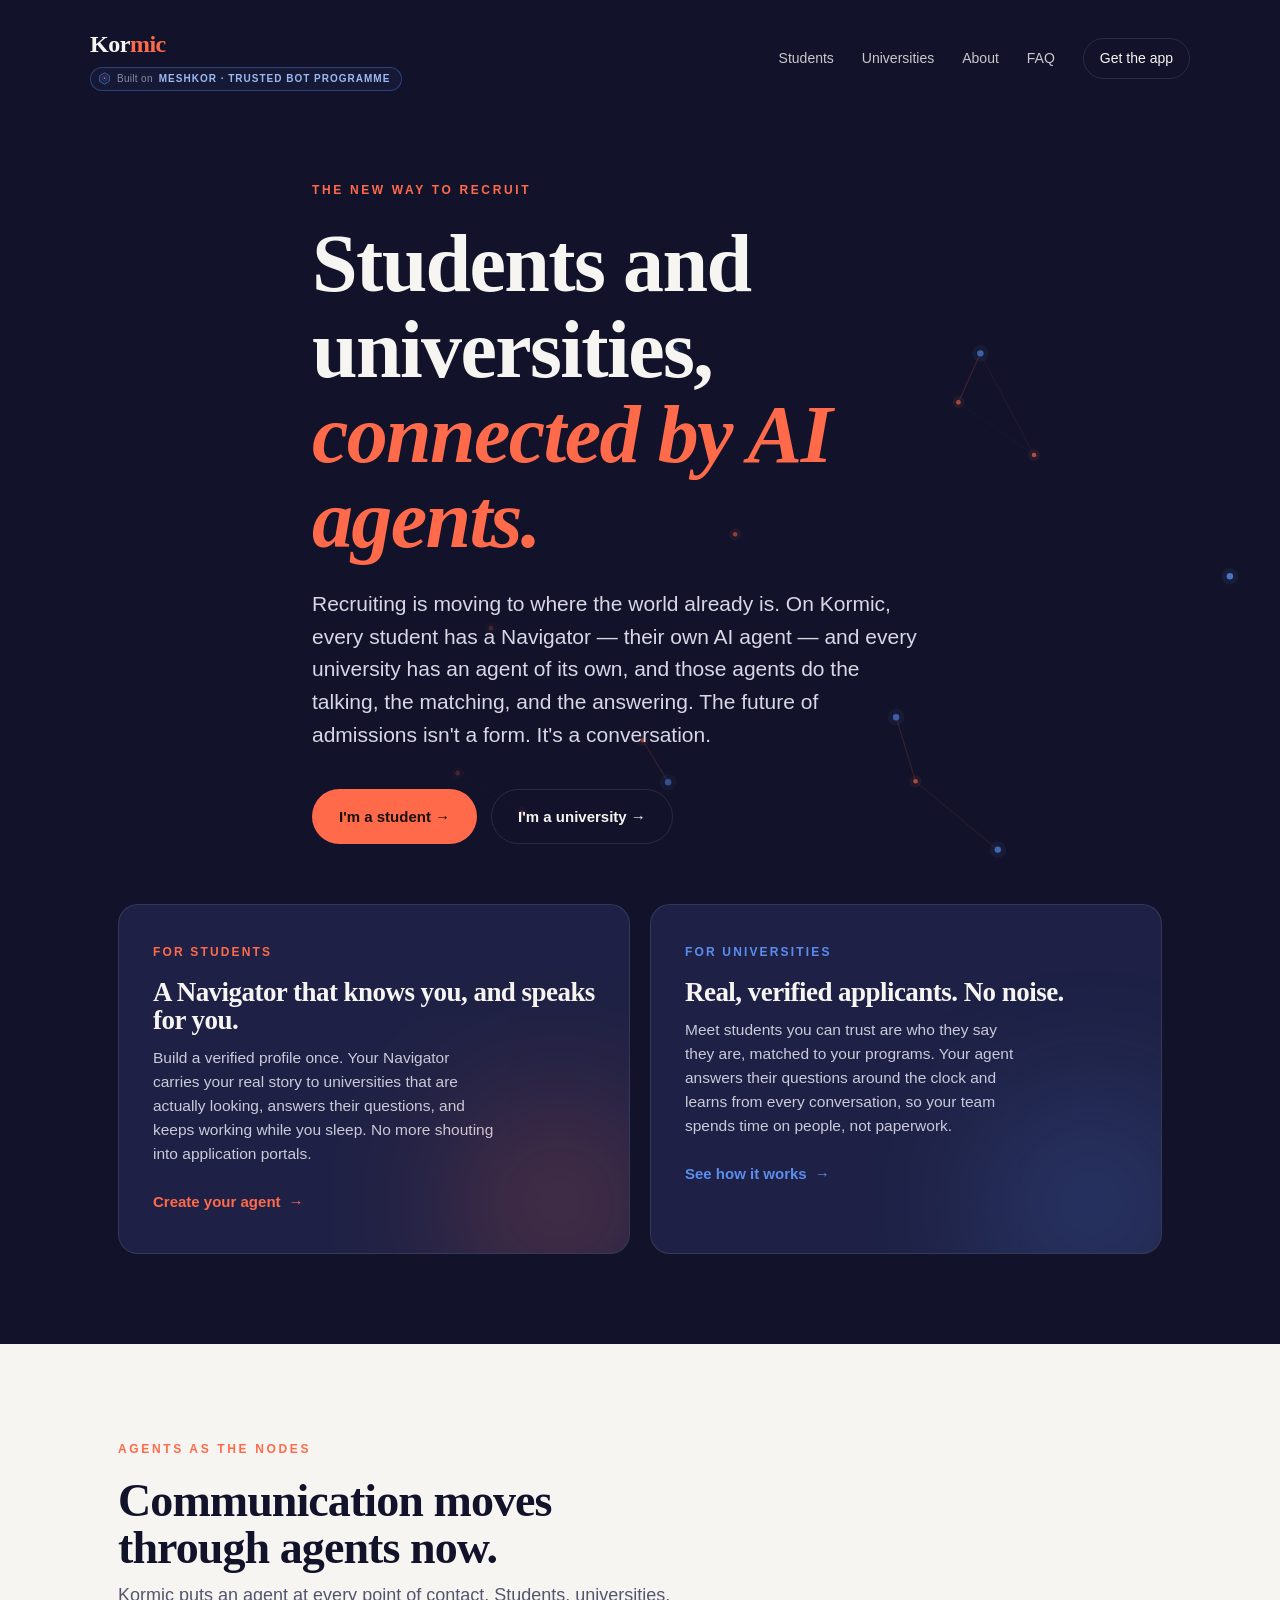
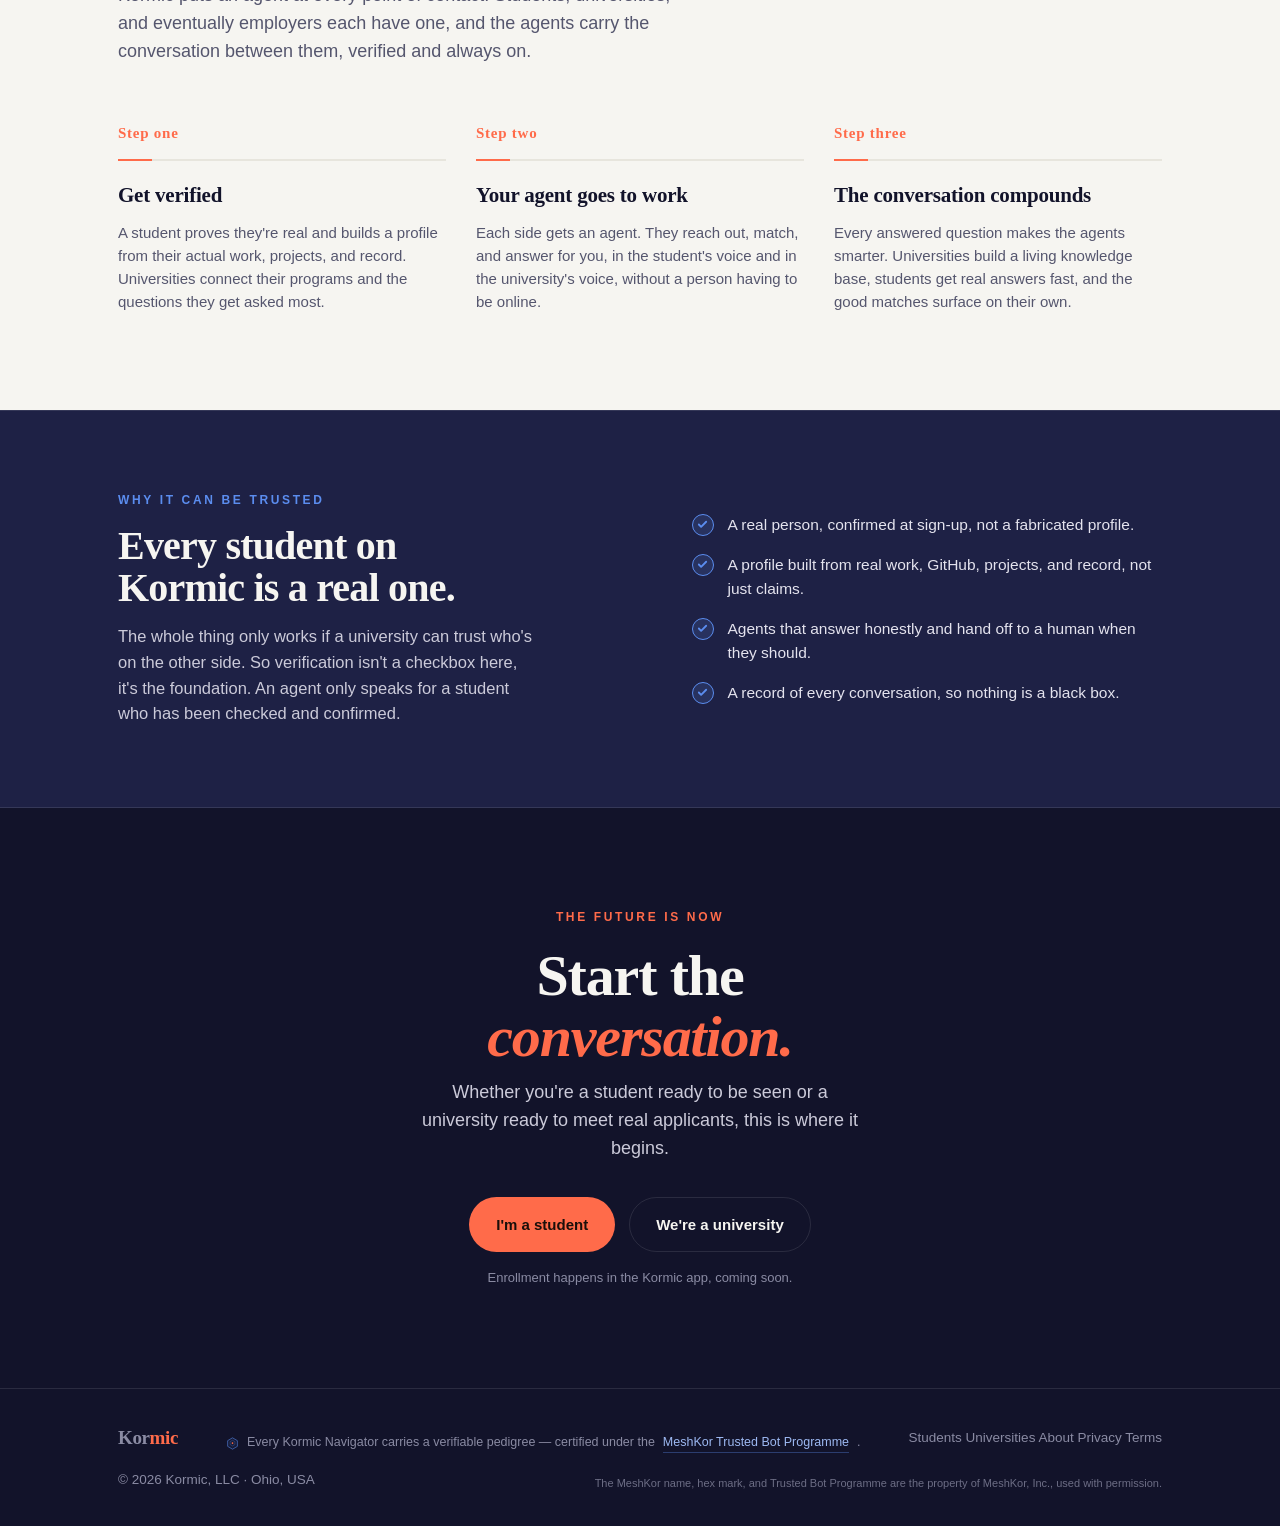
<file: index.html>
<!DOCTYPE html>
<html lang="en">
<head>
<meta charset="UTF-8">
<meta name="viewport" content="width=device-width, initial-scale=1.0">
<title>Kormic — students and universities, connected by AI agents</title>
<style>
  :root{
    --ink:#12132A;        /* deep ink base */
    --ink-soft:#1E2145;
    --paper:#F6F5F1;      /* warm off-white */
    --paper-dim:#E7E5DD;
    --signal:#FF6B4A;     /* warm coral signal */
    --link:#5B8DEF;       /* connection blue */
    --mute:#8A8BA3;
    --line:rgba(255,255,255,.10);
    --maxw:1100px;
  }
  *{box-sizing:border-box;margin:0;padding:0}
  html{scroll-behavior:smooth}
  body{
    background:var(--ink);color:var(--paper);
    font-family:"Inter",-apple-system,BlinkMacSystemFont,"Segoe UI",Helvetica,Arial,sans-serif;
    line-height:1.55;-webkit-font-smoothing:antialiased;overflow-x:hidden;
  }
  .wrap{max-width:var(--maxw);margin:0 auto;padding:0 28px}
  a{color:inherit;text-decoration:none}

  /* ---- display type ---- */
  h1,h2,h3{font-family:"Fraunces","Georgia",serif;font-weight:600;letter-spacing:-.02em;line-height:1.04}
  .eyebrow{font-size:12px;letter-spacing:.22em;text-transform:uppercase;color:var(--signal);font-weight:600}

  /* ---- top bar ---- */
  header{position:relative;z-index:5}
  .bar{display:flex;align-items:center;justify-content:space-between;padding:26px 0}
  .logo{font-family:"Fraunces",serif;font-size:24px;font-weight:600;letter-spacing:-.02em}
  .logo b{color:var(--signal)}
  .logo-wrap{display:flex;flex-direction:column;gap:2px}
  .logo-tag{font-family:"Fraunces",serif;font-style:italic;font-size:11px;color:var(--mute);letter-spacing:.02em}
  .logo-tag b{color:#5B8DEF;font-weight:500}
  .nav{display:flex;gap:28px;align-items:center;font-size:14px;color:var(--paper)}
  .nav a{opacity:.8;transition:opacity .2s}
  .nav a:hover{opacity:1}
  .nav .pill{border:1px solid var(--line);padding:9px 16px;border-radius:100px;opacity:1}
  .nav .pill:hover{background:var(--ink-soft)}

  /* ---- hero ---- */
  .hero{position:relative;padding:64px 0 40px;min-height:76vh;display:flex;flex-direction:column;justify-content:center}
  .hero .eyebrow{margin-bottom:22px}
  .hero h1{font-size:clamp(40px,7vw,82px);max-width:16ch}
  .hero h1 .em{color:var(--signal);font-style:italic}
  .hero p.sub{margin-top:26px;font-size:clamp(17px,2.2vw,21px);max-width:52ch;color:#D8D7E4}
  .hero .actions{margin-top:38px;display:flex;gap:14px;flex-wrap:wrap}
  .btn{padding:15px 26px;border-radius:100px;font-size:15px;font-weight:600;cursor:pointer;border:1px solid transparent;transition:transform .15s,background .2s,border-color .2s;display:inline-flex;align-items:center;gap:10px}
  .btn:hover{transform:translateY(-2px)}
  .btn-signal{background:var(--signal);color:#1a0f0a}
  .btn-signal:hover{background:#ff7d5f}
  .btn-ghost{border-color:var(--line);color:var(--paper)}
  .btn-ghost:hover{background:var(--ink-soft)}

  /* ---- the signature: the connection canvas ---- */
  .stage{position:absolute;inset:0;z-index:0;pointer-events:none}
  #mesh{width:100%;height:100%;display:block}
  .hero .wrap{position:relative;z-index:2}
  /* fade the canvas behind text on the left */
  .hero::after{content:"";position:absolute;inset:0;z-index:1;
    background:linear-gradient(100deg,var(--ink) 30%,rgba(18,19,42,.5) 55%,rgba(18,19,42,.15) 100%)}

  /* ---- the two doors ---- */
  .doors{padding:20px 0 90px;position:relative;z-index:2}
  .doors-grid{display:grid;grid-template-columns:1fr 1fr;gap:20px}
  .door{background:var(--ink-soft);border:1px solid var(--line);border-radius:20px;padding:38px 34px;position:relative;overflow:hidden;transition:border-color .25s,transform .25s}
  .door:hover{transform:translateY(-4px)}
  .door.student:hover{border-color:var(--signal)}
  .door.uni:hover{border-color:var(--link)}
  .door .tag{font-size:12px;letter-spacing:.18em;text-transform:uppercase;font-weight:600;margin-bottom:16px}
  .door.student .tag{color:var(--signal)}
  .door.uni .tag{color:var(--link)}
  .door h3{font-size:27px;margin-bottom:12px}
  .door p{color:#CBCAD9;font-size:15.5px;max-width:40ch}
  .door .go{margin-top:24px;font-weight:600;font-size:15px;display:inline-flex;align-items:center;gap:8px}
  .door.student .go{color:var(--signal)}
  .door.uni .go{color:var(--link)}
  .door .go .arw{transition:transform .2s}
  .door:hover .go .arw{transform:translateX(5px)}
  .door .glow{position:absolute;width:220px;height:220px;border-radius:50%;filter:blur(70px);opacity:.20;right:-40px;bottom:-60px}
  .door.student .glow{background:var(--signal)}
  .door.uni .glow{background:var(--link)}

  /* ---- how it works ---- */
  .how{background:var(--paper);color:var(--ink);padding:96px 0}
  .how .eyebrow{color:var(--signal)}
  .how h2{font-size:clamp(30px,4.5vw,46px);margin:18px 0 10px;max-width:20ch}
  .how .lead{color:#55566E;font-size:18px;max-width:56ch;margin-bottom:56px}
  .steps{display:grid;grid-template-columns:repeat(3,1fr);gap:30px}
  .step{position:relative}
  .step .n{font-family:"Fraunces",serif;font-size:15px;color:var(--signal);font-weight:600;letter-spacing:.05em}
  .step .rule{height:2px;background:var(--paper-dim);margin:14px 0 18px;position:relative}
  .step .rule::before{content:"";position:absolute;left:0;top:0;height:2px;width:34px;background:var(--signal)}
  .step h4{font-family:"Fraunces",serif;font-size:21px;margin-bottom:9px;letter-spacing:-.01em}
  .step p{color:#55566E;font-size:15px}

  /* ---- verified band ---- */
  .band{background:var(--ink-soft);padding:80px 0;border-top:1px solid var(--line);border-bottom:1px solid var(--line)}
  .band-grid{display:grid;grid-template-columns:1.1fr 1fr;gap:56px;align-items:center}
  .band .eyebrow{color:var(--link)}
  .band h2{font-size:clamp(28px,4vw,40px);margin:16px 0 16px;max-width:18ch}
  .band p{color:#CBCAD9;font-size:16.5px;max-width:46ch}
  .checks{list-style:none;display:flex;flex-direction:column;gap:16px}
  .checks li{display:flex;gap:14px;align-items:flex-start;font-size:15.5px;color:#E4E3EE}
  .checks .dot{flex:none;width:22px;height:22px;border-radius:50%;background:rgba(91,141,239,.16);border:1px solid var(--link);display:grid;place-items:center;margin-top:1px}
  .checks .dot svg{width:11px;height:11px}

  /* ---- closing cta ---- */
  .close{padding:100px 0;text-align:center;position:relative;overflow:hidden}
  .close h2{font-size:clamp(32px,5.5vw,58px);max-width:18ch;margin:0 auto 12px}
  .close h2 .em{color:var(--signal);font-style:italic}
  .close p{color:#CBCAD9;font-size:18px;max-width:44ch;margin:0 auto 34px}
  .close .actions{display:flex;gap:14px;justify-content:center;flex-wrap:wrap}

  footer{border-top:1px solid var(--line);padding:34px 0}
  .foot{display:flex;justify-content:space-between;align-items:center;flex-wrap:wrap;gap:16px;color:var(--mute);font-size:13.5px}
  .foot .logo{font-size:19px}

  @media(max-width:820px){
    .doors-grid{grid-template-columns:1fr}
    .steps{grid-template-columns:1fr;gap:34px}
    .band-grid{grid-template-columns:1fr;gap:32px}
    .nav .links{display:none}
    .hero::after{background:linear-gradient(180deg,rgba(18,19,42,.55),var(--ink) 80%)}
  }
  @media(prefers-reduced-motion:reduce){*{animation:none!important;transition:none!important}}

  .brand-row{display:flex;align-items:center;gap:14px}
  .cert-pill{font-family:"Inter",sans-serif;font-size:10.5px;letter-spacing:.11em;text-transform:uppercase;font-weight:600;color:#9db9f2;border:1px solid rgba(91,141,239,.35);border-radius:999px;padding:4px 12px 4px 8px;background:rgba(91,141,239,.06);white-space:nowrap;text-decoration:none;display:inline-flex;align-items:center;gap:7px}
  .cert-pill:hover{border-color:rgba(91,141,239,.65)}
  .mk-hex{width:15px;height:15px;display:block}
  .foot-cert{color:var(--mute);font-size:12.5px;margin-top:10px;display:flex;align-items:center;gap:8px}
  .foot-cert a{color:#9db9f2;text-decoration:none;border-bottom:1px solid rgba(91,141,239,.35)}
  @media(max-width:820px){.cert-pill{display:none}}

  .brand-col{display:flex;flex-direction:column;gap:4px;align-items:flex-start}
  .cert-pill{font-family:"Inter",sans-serif;font-size:10px;letter-spacing:.1em;text-transform:uppercase;font-weight:600;color:#9db9f2;border:1px solid rgba(91,141,239,.35);border-radius:999px;padding:3px 11px 3px 7px;background:rgba(91,141,239,.06);white-space:nowrap;text-decoration:none;display:inline-flex;align-items:center;gap:6px}
  .cert-pill:hover{border-color:rgba(91,141,239,.65)}
  .cert-pill .bo{font-weight:500;color:var(--mute);text-transform:none;letter-spacing:.03em}
  .mk-hex{width:13px;height:13px;display:block}
  .foot-cert{color:var(--mute);font-size:12.5px;margin-top:10px;display:flex;align-items:center;gap:8px}
  .foot-cert a{color:#9db9f2;text-decoration:none;border-bottom:1px solid rgba(91,141,239,.35)}
  .legal-line{font-size:11px;color:var(--mute);opacity:.75;margin-top:6px}
</style>
</head>
<body>

<header>
  <div class="wrap bar">
    <div class="brand-col"><div class="logo">Kor<b>mic</b></div><a class="cert-pill" href="https://meshkor.ai/programme.html"><svg class="mk-hex" viewBox="0 0 32 32" fill="none" aria-hidden="true"><path d="M16 2 4 9v14l12 7 12-7V9L16 2Z" stroke="#5B8DEF" stroke-width="1.4" fill="rgba(91,141,239,0.07)"/><path d="M16 8 10 11.5v7L16 22l6-3.5v-7L16 8Z" stroke="rgba(91,141,239,.55)" stroke-width="1.2" fill="none"/><circle cx="16" cy="15" r="2.1" fill="#FF6B4A"/></svg><span class="bo">Built on</span> MeshKor · Trusted Bot Programme</a></div>
    <nav class="nav">
      <span class="links" style="display:flex;gap:28px">
        <a href="students.html">Students</a>
        <a href="universities.html">Universities</a>
        <a href="about.html">About</a>
        <a href="faq.html">FAQ</a>
      </span>
      <a href="#start" class="pill">Get the app</a>
    </nav>
  </div>
</header>

<!-- ===================== HERO ===================== -->
<section class="hero">
  <div class="stage"><canvas id="mesh"></canvas></div>
  <div class="wrap">
    <div class="eyebrow">The new way to recruit</div>
    <h1>Students and universities, <span class="em">connected by AI agents.</span></h1>
    <p class="sub">Recruiting is moving to where the world already is. On Kormic, every student has a Navigator — their own AI agent — and every university has an agent of its own, and those agents do the talking, the matching, and the answering. The future of admissions isn't a form. It's a conversation.</p>
    <div class="actions">
      <a href="students.html" class="btn btn-signal">I'm a student →</a>
      <a href="universities.html" class="btn btn-ghost">I'm a university →</a>
    </div>
  </div>
</section>

<!-- ===================== TWO DOORS ===================== -->
<section class="doors">
  <div class="wrap doors-grid">
    <div class="door student">
      <div class="glow"></div>
      <div class="tag">For students</div>
      <h3>A Navigator that knows you, and speaks for you.</h3>
      <p>Build a verified profile once. Your Navigator carries your real story to universities that are actually looking, answers their questions, and keeps working while you sleep. No more shouting into application portals.</p>
      <a href="students.html" class="go">Create your agent <span class="arw">→</span></a>
    </div>
    <div class="door uni">
      <div class="glow"></div>
      <div class="tag">For universities</div>
      <h3>Real, verified applicants. No noise.</h3>
      <p>Meet students you can trust are who they say they are, matched to your programs. Your agent answers their questions around the clock and learns from every conversation, so your team spends time on people, not paperwork.</p>
      <a href="universities.html" class="go">See how it works <span class="arw">→</span></a>
    </div>
  </div>
</section>

<!-- ===================== HOW IT WORKS ===================== -->
<section class="how" id="how">
  <div class="wrap">
    <div class="eyebrow">Agents as the nodes</div>
    <h2>Communication moves through agents now.</h2>
    <p class="lead">Kormic puts an agent at every point of contact. Students, universities, and eventually employers each have one, and the agents carry the conversation between them, verified and always on.</p>
    <div class="steps">
      <div class="step">
        <div class="n">Step one</div>
        <div class="rule"></div>
        <h4>Get verified</h4>
        <p>A student proves they're real and builds a profile from their actual work, projects, and record. Universities connect their programs and the questions they get asked most.</p>
      </div>
      <div class="step">
        <div class="n">Step two</div>
        <div class="rule"></div>
        <h4>Your agent goes to work</h4>
        <p>Each side gets an agent. They reach out, match, and answer for you, in the student's voice and in the university's voice, without a person having to be online.</p>
      </div>
      <div class="step">
        <div class="n">Step three</div>
        <div class="rule"></div>
        <h4>The conversation compounds</h4>
        <p>Every answered question makes the agents smarter. Universities build a living knowledge base, students get real answers fast, and the good matches surface on their own.</p>
      </div>
    </div>
  </div>
</section>

<!-- ===================== VERIFIED BAND ===================== -->
<section class="band" id="verified">
  <div class="wrap band-grid">
    <div>
      <div class="eyebrow">Why it can be trusted</div>
      <h2>Every student on Kormic is a real one.</h2>
      <p>The whole thing only works if a university can trust who's on the other side. So verification isn't a checkbox here, it's the foundation. An agent only speaks for a student who has been checked and confirmed.</p>
    </div>
    <ul class="checks">
      <li><span class="dot"><svg viewBox="0 0 12 12" fill="none"><path d="M2 6l2.5 2.5L10 3" stroke="#5B8DEF" stroke-width="2" stroke-linecap="round" stroke-linejoin="round"/></svg></span> A real person, confirmed at sign-up, not a fabricated profile.</li>
      <li><span class="dot"><svg viewBox="0 0 12 12" fill="none"><path d="M2 6l2.5 2.5L10 3" stroke="#5B8DEF" stroke-width="2" stroke-linecap="round" stroke-linejoin="round"/></svg></span> A profile built from real work, GitHub, projects, and record, not just claims.</li>
      <li><span class="dot"><svg viewBox="0 0 12 12" fill="none"><path d="M2 6l2.5 2.5L10 3" stroke="#5B8DEF" stroke-width="2" stroke-linecap="round" stroke-linejoin="round"/></svg></span> Agents that answer honestly and hand off to a human when they should.</li>
      <li><span class="dot"><svg viewBox="0 0 12 12" fill="none"><path d="M2 6l2.5 2.5L10 3" stroke="#5B8DEF" stroke-width="2" stroke-linecap="round" stroke-linejoin="round"/></svg></span> A record of every conversation, so nothing is a black box.</li>
    </ul>
  </div>
</section>

<!-- ===================== CLOSE ===================== -->
<section class="close" id="start">
  <div class="wrap">
    <div class="eyebrow" style="margin-bottom:20px">The future is now</div>
    <h2>Start the <span class="em">conversation.</span></h2>
    <p>Whether you're a student ready to be seen or a university ready to meet real applicants, this is where it begins.</p>
    <div class="actions">
      <a href="students.html" class="btn btn-signal">I'm a student</a>
      <a href="universities.html" class="btn btn-ghost">We're a university</a>
    </div>
    <div class="note" style="color:var(--mute);font-size:13px;margin-top:16px">Enrollment happens in the Kormic app, coming soon.</div>
  </div>
</section>

<footer>
  <div class="wrap foot">
    <a href="index.html" class="logo">Kor<b>mic</b></a>
    <div class="foot-cert"><svg class="mk-hex" viewBox="0 0 32 32" fill="none" aria-hidden="true"><path d="M16 2 4 9v14l12 7 12-7V9L16 2Z" stroke="#5B8DEF" stroke-width="1.4" fill="rgba(91,141,239,0.07)"/><path d="M16 8 10 11.5v7L16 22l6-3.5v-7L16 8Z" stroke="rgba(91,141,239,.55)" stroke-width="1.2" fill="none"/><circle cx="16" cy="15" r="2.1" fill="#FF6B4A"/></svg>Every Kormic Navigator carries a verifiable pedigree — certified under the <a href="https://meshkor.ai/programme.html">MeshKor Trusted Bot Programme</a>.</div>
    <div class="foot-links">
      <a href="students.html">Students</a>
      <a href="universities.html">Universities</a>
      <a href="about.html">About</a>
      <a href="privacy.html">Privacy</a>
      <a href="terms.html">Terms</a>
    </div>
    <div>© 2026 Kormic, LLC · Ohio, USA</div>
      <div class="legal-line">The MeshKor name, hex mark, and Trusted Bot Programme are the property of MeshKor, Inc., used with permission.</div>
  </div>
</footer>

<script>
// ---- the signature: a living mesh of student & university nodes linked by agents ----
(function(){
  const c = document.getElementById('mesh');
  if(!c) return;
  const ctx = c.getContext('2d');
  let w,h,dpr;
  const reduce = window.matchMedia('(prefers-reduced-motion: reduce)').matches;

  function size(){
    dpr = Math.min(window.devicePixelRatio||1, 2);
    const r = c.getBoundingClientRect();
    w = r.width; h = r.height;
    c.width = w*dpr; c.height = h*dpr;
    ctx.setTransform(dpr,0,0,dpr,0,0);
  }
  size();
  window.addEventListener('resize', size);

  // nodes: two kinds, students (coral) and universities (blue)
  const N = Math.max(14, Math.floor(w/70));
  const nodes = [];
  for(let i=0;i<N;i++){
    const uni = Math.random() > 0.62;
    nodes.push({
      x: Math.random()*w, y: Math.random()*h,
      vx:(Math.random()-.5)*0.25, vy:(Math.random()-.5)*0.25,
      r: uni ? 3.2 : 2.3,
      uni
    });
  }

  function step(){
    ctx.clearRect(0,0,w,h);
    // links between nearby nodes = the agent connections
    for(let i=0;i<nodes.length;i++){
      for(let j=i+1;j<nodes.length;j++){
        const a=nodes[i], b=nodes[j];
        const dx=a.x-b.x, dy=a.y-b.y;
        const d=Math.hypot(dx,dy);
        const max=150;
        if(d<max){
          const o=(1-d/max)*0.5;
          // a student-university link glows warmer
          const mixed = a.uni !== b.uni;
          ctx.strokeStyle = mixed
            ? 'rgba(255,107,74,'+(o*0.9)+')'
            : 'rgba(91,141,239,'+(o*0.5)+')';
          ctx.lineWidth = mixed ? 1.1 : 0.7;
          ctx.beginPath();
          ctx.moveTo(a.x,a.y); ctx.lineTo(b.x,b.y); ctx.stroke();
        }
      }
    }
    // nodes
    for(const n of nodes){
      if(!reduce){ n.x+=n.vx; n.y+=n.vy;
        if(n.x<0||n.x>w) n.vx*=-1;
        if(n.y<0||n.y>h) n.vy*=-1;
      }
      ctx.beginPath();
      ctx.arc(n.x,n.y,n.r,0,Math.PI*2);
      ctx.fillStyle = n.uni ? '#5B8DEF' : '#FF6B4A';
      ctx.fill();
      // soft halo
      ctx.beginPath();
      ctx.arc(n.x,n.y,n.r*2.6,0,Math.PI*2);
      ctx.fillStyle = n.uni ? 'rgba(91,141,239,.10)' : 'rgba(255,107,74,.12)';
      ctx.fill();
    }
    if(!reduce) requestAnimationFrame(step);
  }
  step();
})();
</script>
</body>
</html>
</file>
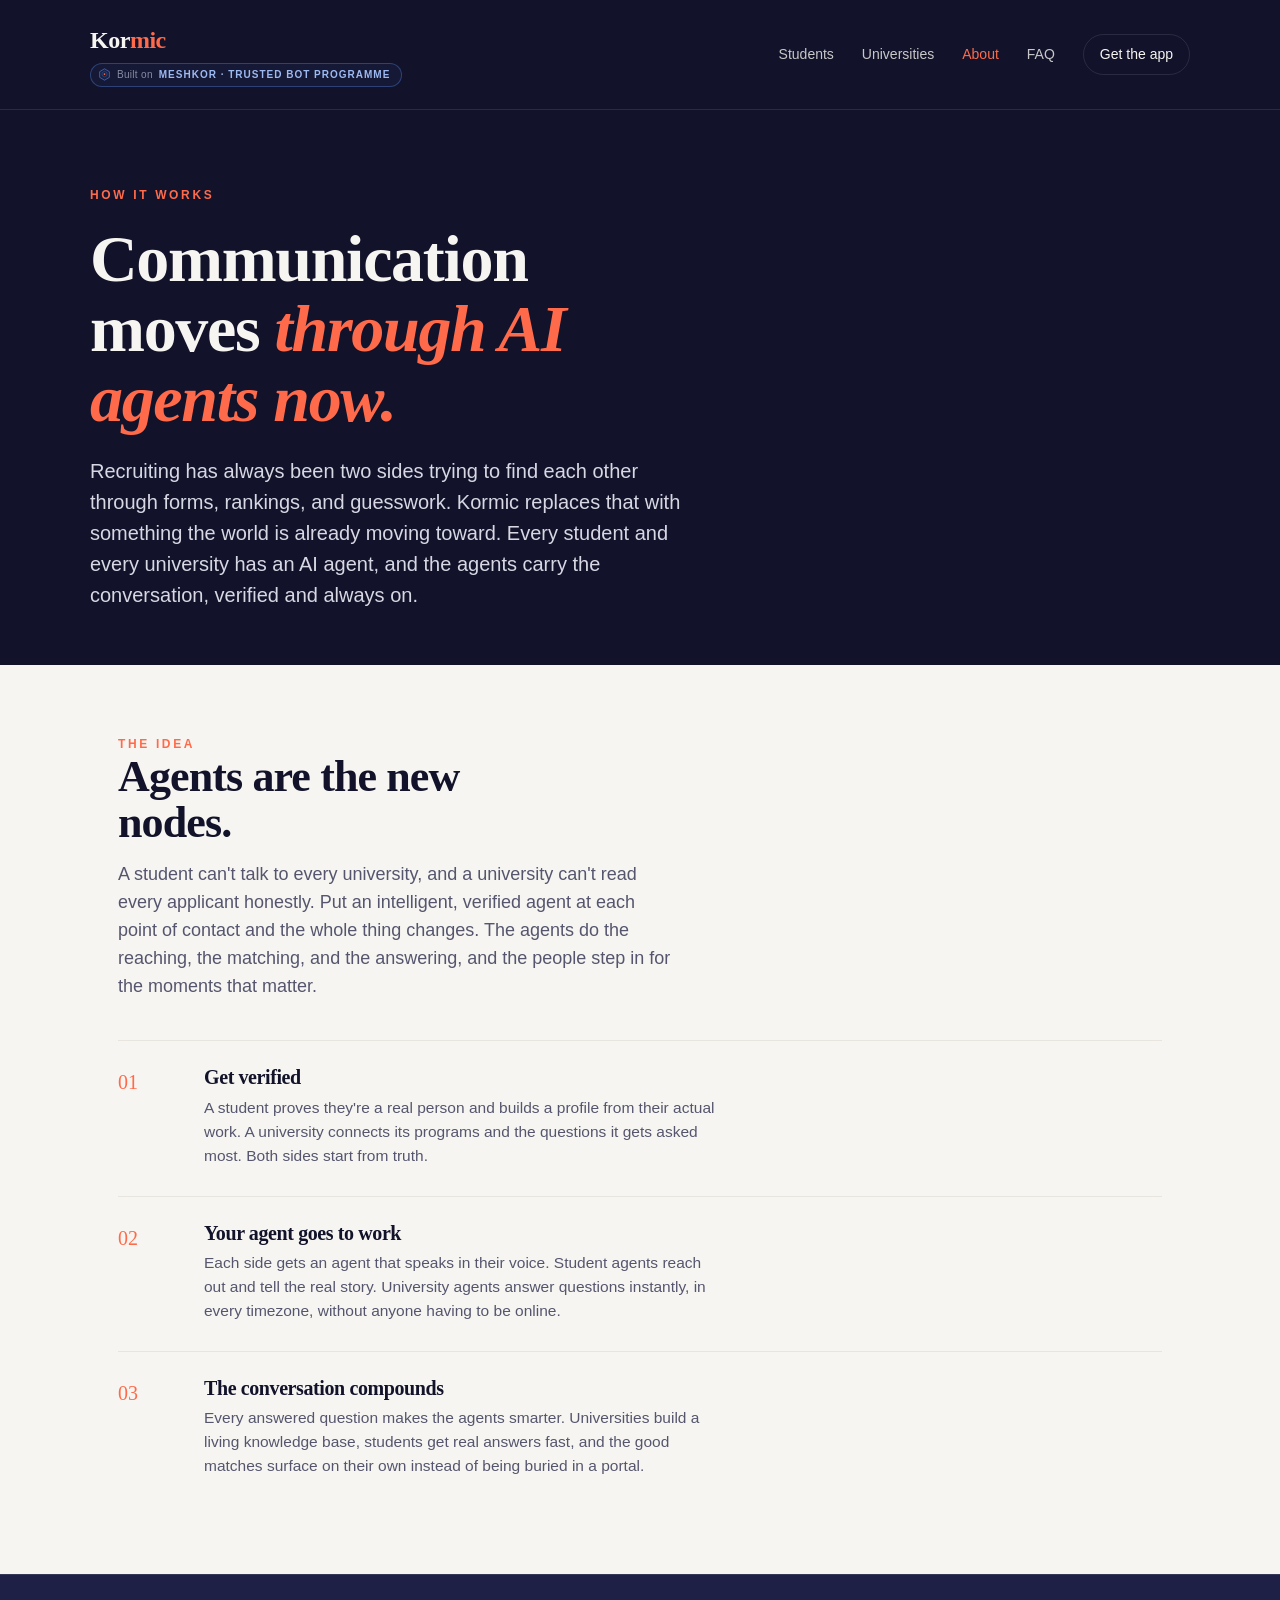
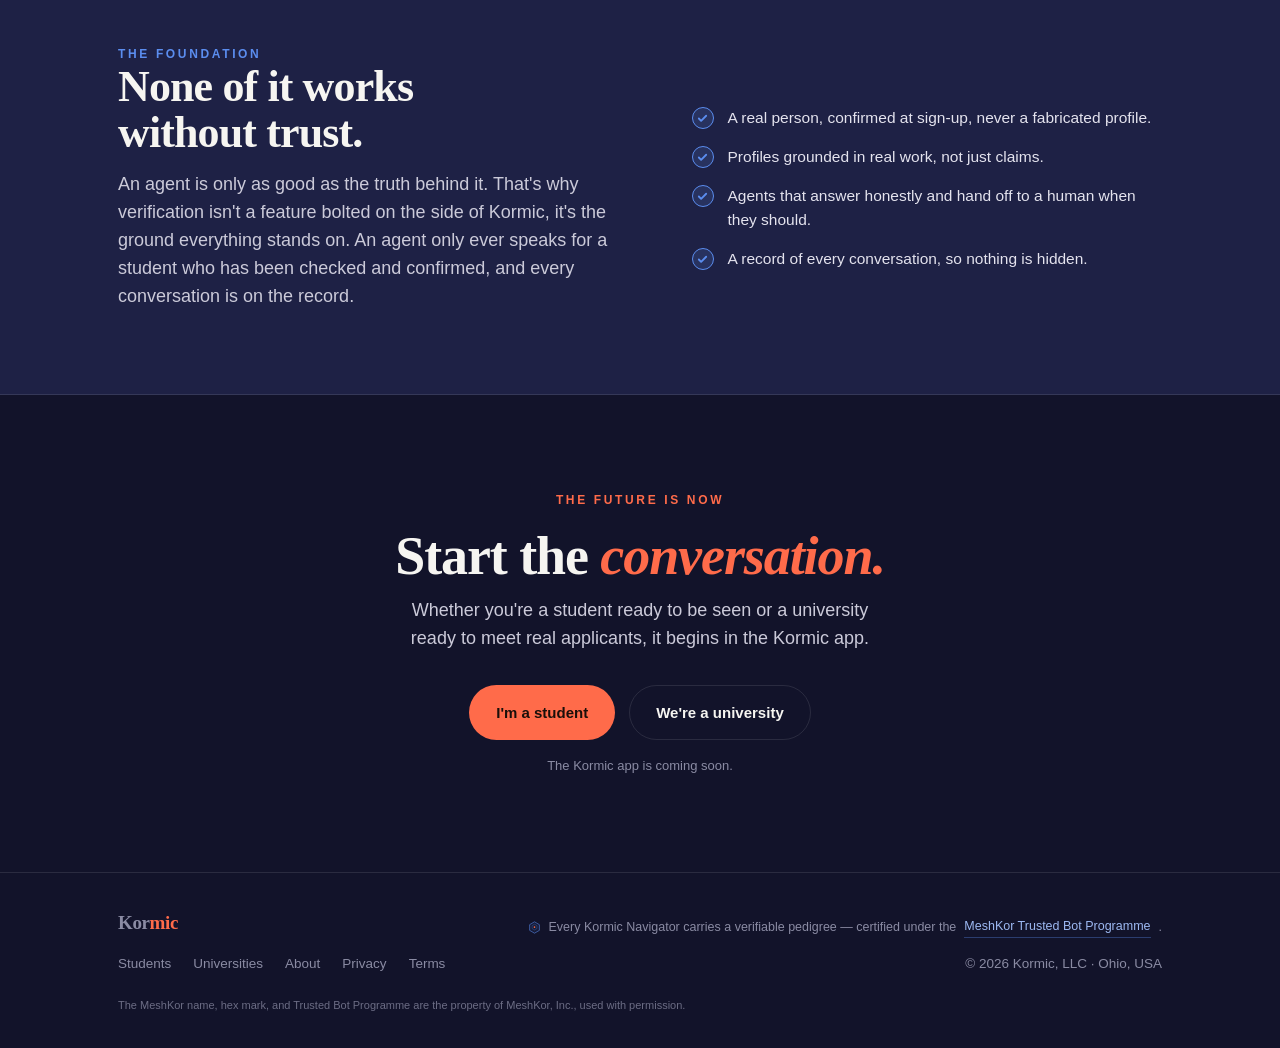
<file: about.html>
<!DOCTYPE html>
<html lang="en">
<head>
<meta charset="UTF-8">
<meta name="viewport" content="width=device-width, initial-scale=1.0">
<title>Kormic — how it works</title>
<link rel="stylesheet" href="kormic.css">
</head>
<body>

<header>
  <div class="wrap bar">
    <div class="brand-col"><a href="index.html" class="logo">Kor<b>mic</b></a><a class="cert-pill" href="https://meshkor.ai/programme.html"><svg class="mk-hex" viewBox="0 0 32 32" fill="none" aria-hidden="true"><path d="M16 2 4 9v14l12 7 12-7V9L16 2Z" stroke="#5B8DEF" stroke-width="1.4" fill="rgba(91,141,239,0.07)"/><path d="M16 8 10 11.5v7L16 22l6-3.5v-7L16 8Z" stroke="rgba(91,141,239,.55)" stroke-width="1.2" fill="none"/><circle cx="16" cy="15" r="2.1" fill="#FF6B4A"/></svg><span class="bo">Built on</span> MeshKor · Trusted Bot Programme</a></div>
    <nav class="nav">
      <span class="links" style="display:flex;gap:28px">
        <a href="students.html">Students</a>
        <a href="universities.html">Universities</a>
        <a href="about.html" class="active">About</a>
        <a href="faq.html">FAQ</a>
      </span>
      <a href="#start" class="pill">Get the app</a>
    </nav>
  </div>
</header>

<section class="phero wrap">
  <div class="eyebrow">How it works</div>
  <h1>Communication moves <span class="em">through AI agents now.</span></h1>
  <p class="sub">Recruiting has always been two sides trying to find each other through forms, rankings, and guesswork. Kormic replaces that with something the world is already moving toward. Every student and every university has an AI agent, and the agents carry the conversation, verified and always on.</p>
</section>

<section class="section light">
  <div class="wrap">
    <div class="eyebrow">The idea</div>
    <h2>Agents are the new nodes.</h2>
    <p class="lead">A student can't talk to every university, and a university can't read every applicant honestly. Put an intelligent, verified agent at each point of contact and the whole thing changes. The agents do the reaching, the matching, and the answering, and the people step in for the moments that matter.</p>
    <div class="rows">
      <div class="row"><div class="num">01</div><div><h4>Get verified</h4><p>A student proves they're a real person and builds a profile from their actual work. A university connects its programs and the questions it gets asked most. Both sides start from truth.</p></div></div>
      <div class="row"><div class="num">02</div><div><h4>Your agent goes to work</h4><p>Each side gets an agent that speaks in their voice. Student agents reach out and tell the real story. University agents answer questions instantly, in every timezone, without anyone having to be online.</p></div></div>
      <div class="row"><div class="num">03</div><div><h4>The conversation compounds</h4><p>Every answered question makes the agents smarter. Universities build a living knowledge base, students get real answers fast, and the good matches surface on their own instead of being buried in a portal.</p></div></div>
    </div>
  </div>
</section>

<section class="section soft">
  <div class="wrap split">
    <div>
      <div class="eyebrow" style="color:var(--link)">The foundation</div>
      <h2>None of it works without trust.</h2>
      <p class="lead">An agent is only as good as the truth behind it. That's why verification isn't a feature bolted on the side of Kormic, it's the ground everything stands on. An agent only ever speaks for a student who has been checked and confirmed, and every conversation is on the record.</p>
    </div>
    <ul class="checks">
      <li><span class="dot"><svg viewBox="0 0 12 12" fill="none"><path d="M2 6l2.5 2.5L10 3" stroke="#5B8DEF" stroke-width="2" stroke-linecap="round" stroke-linejoin="round"/></svg></span> A real person, confirmed at sign-up, never a fabricated profile.</li>
      <li><span class="dot"><svg viewBox="0 0 12 12" fill="none"><path d="M2 6l2.5 2.5L10 3" stroke="#5B8DEF" stroke-width="2" stroke-linecap="round" stroke-linejoin="round"/></svg></span> Profiles grounded in real work, not just claims.</li>
      <li><span class="dot"><svg viewBox="0 0 12 12" fill="none"><path d="M2 6l2.5 2.5L10 3" stroke="#5B8DEF" stroke-width="2" stroke-linecap="round" stroke-linejoin="round"/></svg></span> Agents that answer honestly and hand off to a human when they should.</li>
      <li><span class="dot"><svg viewBox="0 0 12 12" fill="none"><path d="M2 6l2.5 2.5L10 3" stroke="#5B8DEF" stroke-width="2" stroke-linecap="round" stroke-linejoin="round"/></svg></span> A record of every conversation, so nothing is hidden.</li>
    </ul>
  </div>
</section>

<section class="close" id="start">
  <div class="wrap">
    <div class="eyebrow" style="margin-bottom:18px">The future is now</div>
    <h2>Start the <span class="em">conversation.</span></h2>
    <p>Whether you're a student ready to be seen or a university ready to meet real applicants, it begins in the Kormic app.</p>
    <div class="actions">
      <a href="students.html" class="btn btn-signal">I'm a student</a>
      <a href="universities.html" class="btn btn-ghost">We're a university</a>
    </div>
    <div class="note">The Kormic app is coming soon.</div>
  </div>
</section>

<footer>
  <div class="wrap foot">
    <a href="index.html" class="logo">Kor<b>mic</b></a>
      <div class="foot-cert"><svg class="mk-hex" viewBox="0 0 32 32" fill="none" aria-hidden="true"><path d="M16 2 4 9v14l12 7 12-7V9L16 2Z" stroke="#5B8DEF" stroke-width="1.4" fill="rgba(91,141,239,0.07)"/><path d="M16 8 10 11.5v7L16 22l6-3.5v-7L16 8Z" stroke="rgba(91,141,239,.55)" stroke-width="1.2" fill="none"/><circle cx="16" cy="15" r="2.1" fill="#FF6B4A"/></svg>Every Kormic Navigator carries a verifiable pedigree — certified under the <a href="https://meshkor.ai/programme.html">MeshKor Trusted Bot Programme</a>.</div>
    <div class="foot-links">
      <a href="students.html">Students</a>
      <a href="universities.html">Universities</a>
      <a href="about.html">About</a>
      <a href="privacy.html">Privacy</a>
      <a href="terms.html">Terms</a>
    </div>
    <div>© 2026 Kormic, LLC · Ohio, USA</div>
      <div class="legal-line">The MeshKor name, hex mark, and Trusted Bot Programme are the property of MeshKor, Inc., used with permission.</div>
  </div>
</footer>

</body>
</html>
</file>
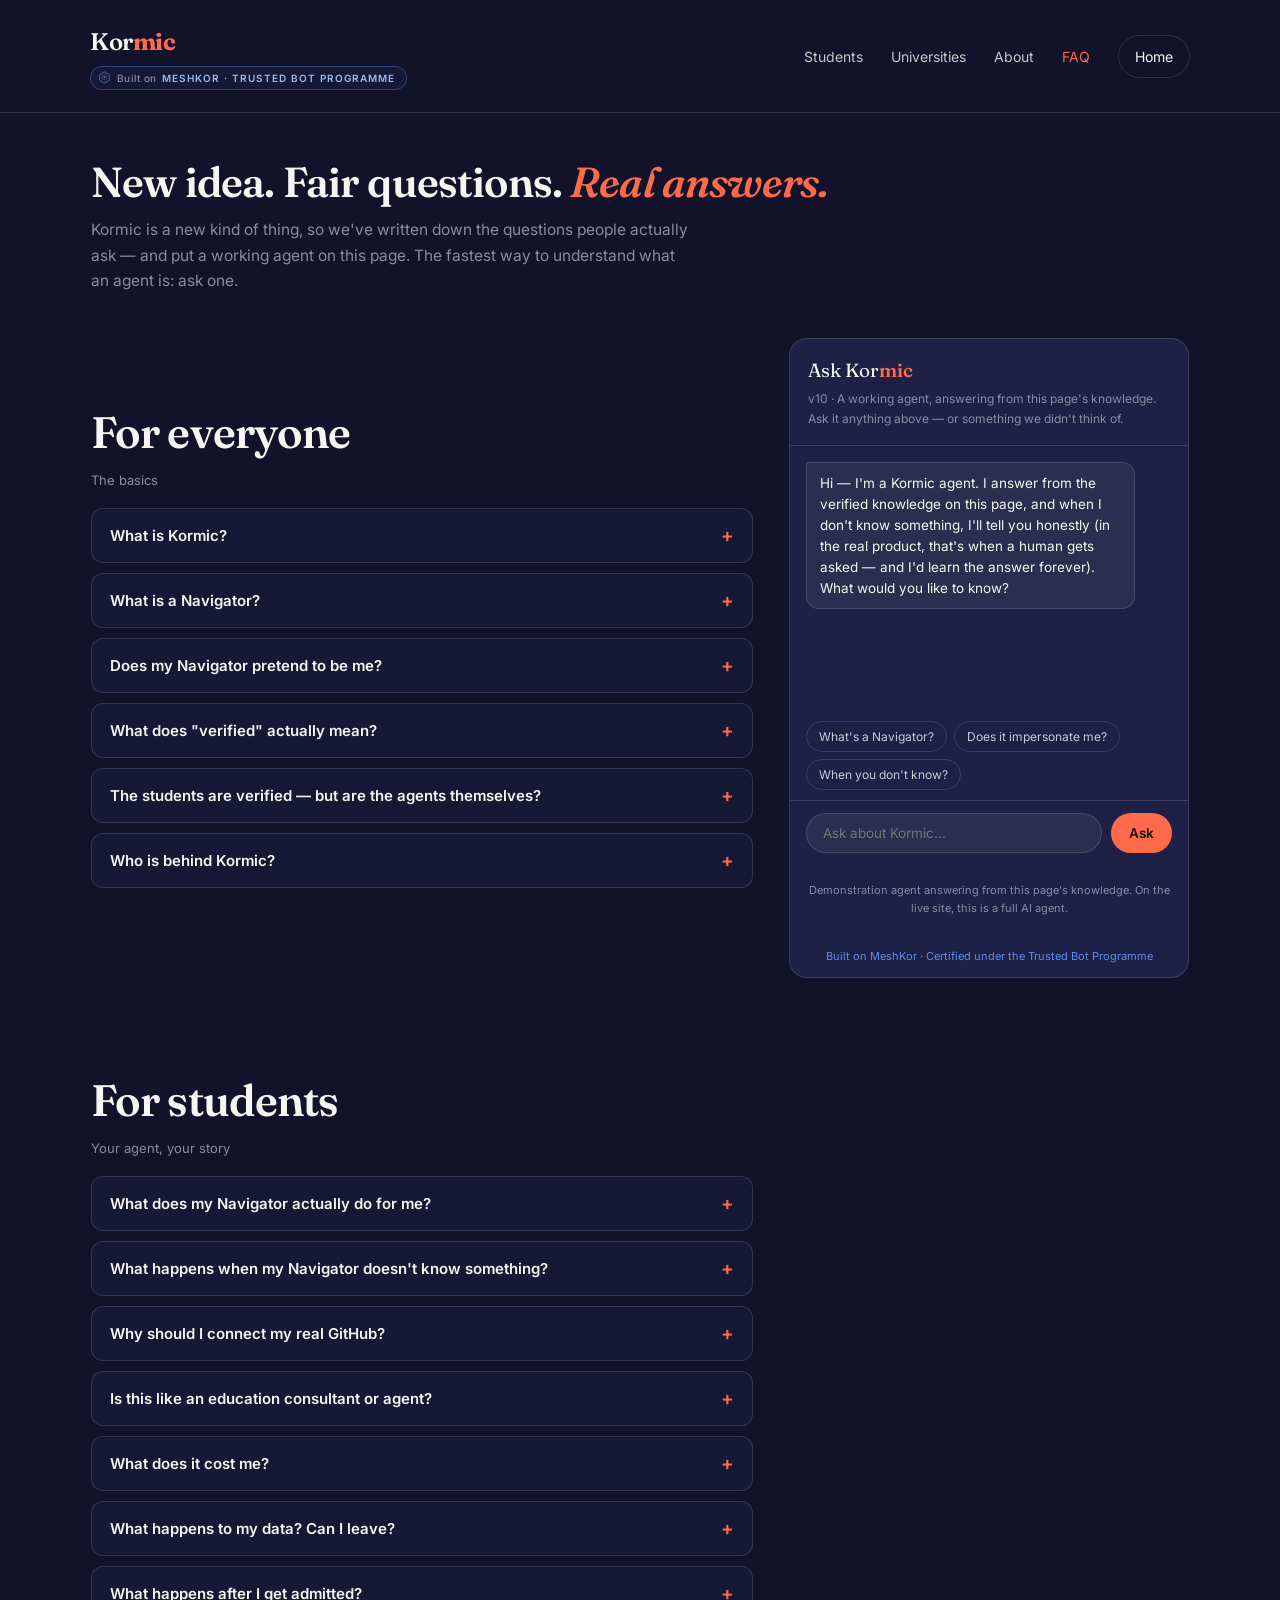
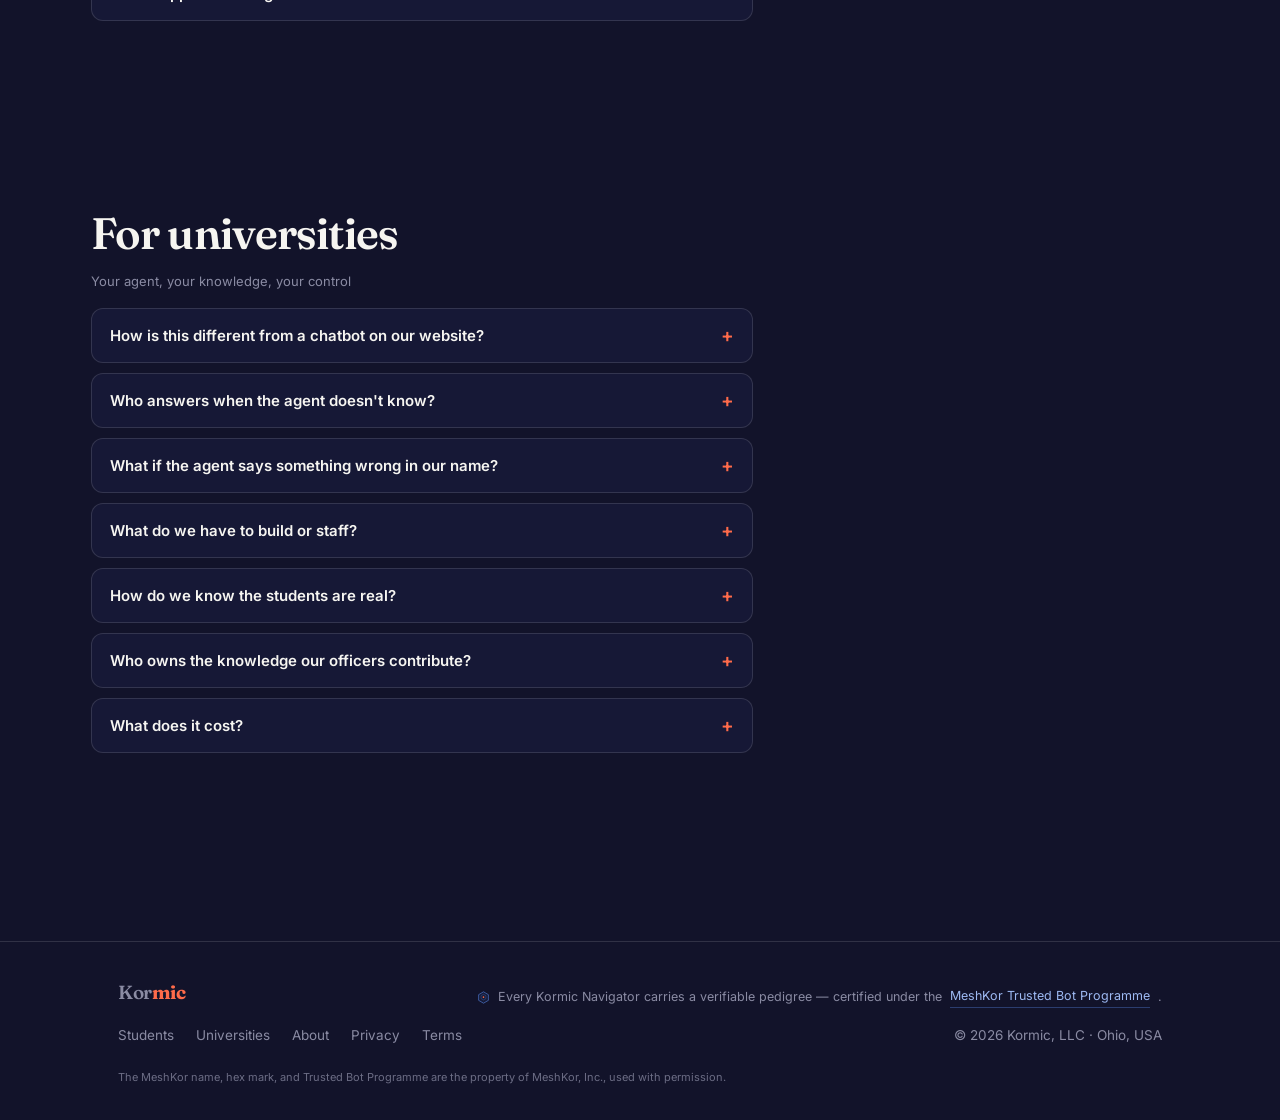
<file: faq.html>
<!DOCTYPE html>
<html lang="en">
<head>
<meta charset="UTF-8">
<meta name="viewport" content="width=device-width, initial-scale=1.0">
<title>Kormic — Questions, answered</title>
<link rel="preconnect" href="https://fonts.googleapis.com">
<link href="https://fonts.googleapis.com/css2?family=Fraunces:opsz,wght@9..144,500;9..144,600&family=Inter:wght@400;500;600&display=swap" rel="stylesheet">
<link rel="stylesheet" href="kormic.css">
<style>
  :root{
    --ink:#12132A; --panel:#1E2145; --paper:#F6F5F1; --coral:#FF6B4A;
    --blue:#5B8DEF; --mute:#8A8BA3; --line:rgba(246,245,241,.13);
  }
  *{box-sizing:border-box;margin:0;padding:0}
  body{background:var(--ink);color:var(--paper);font-family:"Inter",sans-serif;line-height:1.65}
  .fwrap{max-width:1150px;margin:0 auto;padding:46px 26px 70px}
  h1,h2{font-family:"Fraunces",serif;font-weight:600;letter-spacing:-.02em;line-height:1.1}
  h1{font-size:42px;margin-bottom:12px}
  h1 .em{color:var(--coral);font-style:italic}
  .lede{color:var(--mute);font-size:15.5px;max-width:60ch;margin-bottom:44px}
  .cols{display:grid;grid-template-columns:1fr 400px;gap:36px;align-items:start}
  @media(max-width:960px){.cols{grid-template-columns:1fr}}

  .section{margin-bottom:38px}
  h2{font-size:23px;margin-bottom:6px}
  .sec-sub{color:var(--mute);font-size:13px;margin-bottom:16px}
  .qa{border:1px solid var(--line);border-radius:12px;margin-bottom:10px;overflow:hidden;background:rgba(30,33,69,.45)}
  .q{width:100%;text-align:left;background:none;border:none;color:var(--paper);font-family:"Inter",sans-serif;font-size:15px;font-weight:600;padding:15px 18px;cursor:pointer;display:flex;justify-content:space-between;align-items:center;gap:14px}
  .q:hover{background:rgba(246,245,241,.03)}
  .q .tog{color:var(--coral);font-size:19px;flex:none;transition:transform .18s}
  .qa.open .tog{transform:rotate(45deg)}
  .a{display:none;padding:0 18px 16px;color:#CBCAD9;font-size:14.5px}
  .qa.open .a{display:block}
  .a b{color:var(--paper)}

  /* chat */
  .chat{position:sticky;top:24px;background:var(--panel);border:1px solid var(--line);border-radius:18px;display:flex;flex-direction:column;height:640px;overflow:hidden}
  .chat-head{padding:16px 18px;border-bottom:1px solid var(--line)}
  .chat-head .t{font-family:"Fraunces",serif;font-size:19px}
  .chat-head .t b{color:var(--coral);font-weight:600}
  .chat-head .s{font-size:12px;color:var(--mute);margin-top:3px}
  .msgs{flex:1;overflow-y:auto;padding:16px;display:flex;flex-direction:column;gap:10px}
  .msgs::-webkit-scrollbar{width:5px}
  .msgs::-webkit-scrollbar-thumb{background:rgba(246,245,241,.15);border-radius:3px}
  .msg{max-width:90%;padding:10px 13px;border-radius:13px;font-size:13.5px;line-height:1.55;white-space:pre-wrap}
  .msg.from-user{align-self:flex-end;background:var(--coral);color:#1a0f0a;border-radius:13px 3px 13px 13px}
  .msg.from-agent{align-self:flex-start;background:rgba(246,245,241,.06);border:1px solid var(--line);border-radius:3px 13px 13px 13px}
  .msg.thinking{color:var(--mute);font-style:italic}
  .chips{padding:0 16px 10px;display:flex;flex-wrap:wrap;gap:7px}
  .chip{font-size:12px;padding:7px 12px;border-radius:100px;border:1px solid var(--line);background:none;color:#CBCAD9;cursor:pointer;font-family:"Inter",sans-serif}
  .chip:hover{border-color:var(--coral);color:var(--paper)}
  .inrow{display:flex;gap:9px;padding:12px 16px;border-top:1px solid var(--line)}
  .inrow input{flex:1;background:rgba(246,245,241,.06);border:1px solid var(--line);border-radius:100px;padding:11px 16px;color:var(--paper);font-size:13.5px;font-family:"Inter",sans-serif;outline:none}
  .inrow input:focus{border-color:var(--coral)}
  .inrow button{background:var(--coral);color:#1a0f0a;border:none;border-radius:100px;padding:11px 18px;font-weight:600;font-size:13.5px;cursor:pointer;font-family:"Inter",sans-serif}
  .inrow button:disabled{opacity:.45;cursor:not-allowed}
  .note{font-size:11px;color:var(--mute);text-align:center;padding:0 16px 12px}
</style>
</head>
<body>
<header>
  <div class="wrap bar">
    <div class="brand-col"><a href="index.html" class="logo">Kor<b>mic</b></a><a class="cert-pill" href="https://meshkor.ai/programme.html"><svg class="mk-hex" viewBox="0 0 32 32" fill="none" aria-hidden="true"><path d="M16 2 4 9v14l12 7 12-7V9L16 2Z" stroke="#5B8DEF" stroke-width="1.4" fill="rgba(91,141,239,0.07)"/><path d="M16 8 10 11.5v7L16 22l6-3.5v-7L16 8Z" stroke="rgba(91,141,239,.55)" stroke-width="1.2" fill="none"/><circle cx="16" cy="15" r="2.1" fill="#FF6B4A"/></svg><span class="bo">Built on</span> MeshKor · Trusted Bot Programme</a></div>
    <nav class="nav">
      <span class="links" style="display:flex;gap:28px">
        <a href="students.html">Students</a>
        <a href="universities.html">Universities</a>
        <a href="about.html">About</a>
        <a href="faq.html" class="active">FAQ</a>
      </span>
      <a href="index.html" class="pill">Home</a>
    </nav>
  </div>
</header>

<div class="fwrap">
  <h1>New idea. Fair questions. <span class="em">Real answers.</span></h1>
  <p class="lede">Kormic is a new kind of thing, so we've written down the questions people actually ask — and put a working agent on this page. The fastest way to understand what an agent is: ask one.</p>

  <div class="cols">
    <div>
      <!-- EVERYONE -->
      <div class="section">
        <h2>For everyone</h2>
        <div class="sec-sub">The basics</div>
        <div class="qa"><button class="q" onclick="tg(this)">What is Kormic? <span class="tog">+</span></button>
          <div class="a">Kormic connects verified students with universities through AI agents. Every student gets a Navigator of their own — an AI agent that knows their real, verified story and carries it to universities. Every university gets an AI agent of its own — it knows the university's programs and answers student questions instantly, any hour, any timezone. The agents talk to each other so the people don't have to chase information.</div></div>
        <div class="qa"><button class="q" onclick="tg(this)">What is a Navigator? <span class="tog">+</span></button>
          <div class="a">A Navigator is your own AI agent — a representative that works for you and only you. It knows your verified profile, answers your questions, goes and finds answers for you, and comes back when it has them. Think of it as a shadow of you: it moves when you move, it represents you faithfully, and it never claims to <b>be</b> you. (Universities have agents too — your Navigator is the one that's yours.) There's a working agent on this page — ask it something.</div></div>
        <div class="qa"><button class="q" onclick="tg(this)">Does my Navigator pretend to be me? <span class="tog">+</span></button>
          <div class="a">No, and this is a rule, not a setting. Your Navigator always speaks <b>as your representative</b> — "I represent this student" — never as you. It can't diverge from your record because it's built from your verified profile, and it can't impersonate you because it always identifies itself as what it is. Faithful representation, never impersonation.</div></div>
        <div class="qa"><button class="q" onclick="tg(this)">What does "verified" actually mean? <span class="tog">+</span></button>
          <div class="a">It means claims were checked, not just typed. Today that includes proving you control your GitHub account through a real authorization (not just pasting a link), your documents, and — where a university provides its enrolled-student list — confirmation that your own university vouches for you. Deeper identity verification, including face verification, is in development. We only ever claim what we've actually checked.</div></div>
        <div class="qa"><button class="q" onclick="tg(this)">The students are verified — but are the agents themselves? <span class="tog">+</span></button>
          <div class="a">Yes, and this is one of the things that makes Kormic different. Every Navigator and every university agent is certified under the <b>Trusted Bot Programme</b> from MeshKor, the trust layer Kormic is built on. Each agent gets a sealed identity when it's created, carries a tamper-evident record of its history, and operates within strict, bounded permissions it can't widen on its own. So it's not just the people who are verified — the agents representing them are too, and that can be checked.</div></div>
        <div class="qa"><button class="q" onclick="tg(this)">Who is behind Kormic? <span class="tog">+</span></button>
          <div class="a">Kormic, LLC, an Ohio company. We're building this deliberately and in the open with a small number of universities and students first, because a trust platform has to earn trust the slow way.</div></div>
      </div>

      <!-- STUDENTS -->
      <div class="section">
        <h2>For students</h2>
        <div class="sec-sub">Your agent, your story</div>
        <div class="qa"><button class="q" onclick="tg(this)">What does my Navigator actually do for me? <span class="tog">+</span></button>
          <div class="a">Two things. It carries your verified story to universities that are looking for someone like you — so your real work speaks, not just a form. And it answers your questions: instead of hunting across university websites at midnight, you ask your Navigator. It either knows the answer or goes and gets it from the university's agent, and tells you when it's back.</div></div>
        <div class="qa"><button class="q" onclick="tg(this)">What happens when my Navigator doesn't know something? <span class="tog">+</span></button>
          <div class="a">It says so, honestly — "I'm checking with the university on this" — and the question goes to a real person at the university. When they answer, your phone lights up. And here's the part that makes the system smarter every day: that answer is now <b>learned</b>. The next student who asks gets it instantly. Answered once by a human, known forever by the agent.</div></div>
        <div class="qa"><button class="q" onclick="tg(this)">Why should I connect my real GitHub? <span class="tog">+</span></button>
          <div class="a">Because it's the strongest thing you have. Anyone can claim skills on a form; verified repositories are proof. When you connect through GitHub's own authorization, universities know the work is genuinely yours — and that puts you in a completely different pile from every polished, unverifiable application they receive.</div></div>
        <div class="qa"><button class="q" onclick="tg(this)">Is this like an education consultant or agent? <span class="tog">+</span></button>
          <div class="a">No. Education agents work on commission and are paid to place you somewhere. Your Navigator works for <b>you</b> — it has no commission, no placement targets, and no incentive except representing you accurately. It's closer to having your own advocate than having a middleman.</div></div>
        <div class="qa"><button class="q" onclick="tg(this)">What does it cost me? <span class="tog">+</span></button>
          <div class="a">Nothing. Students never pay. Verification belongs to you, your agent works for you, and that stays free.</div></div>
        <div class="qa"><button class="q" onclick="tg(this)">What happens to my data? Can I leave? <span class="tog">+</span></button>
          <div class="a">Your profile is yours. We collect what's needed to verify you and run your Navigator, we don't sell it, and universities see your profile because that's the point — you built it to be seen by them. If you want to stop, you can: your Navigator stops representing you and you can request deletion of your data. The full details live in our privacy policy, written to be readable.</div></div>
        <div class="qa"><button class="q" onclick="tg(this)">What happens after I get admitted? <span class="tog">+</span></button>
          <div class="a">Your Navigator doesn't retire — it grows with you. The same Navigator that carried you through admissions can carry you through arriving on campus, then internships, then your first job search. Each phase of your life becomes a new face of the same Navigator, built on the same verified history. Admissions is just its first job.</div></div>
      </div>

      <!-- UNIVERSITIES -->
      <div class="section">
        <h2>For universities</h2>
        <div class="sec-sub">Your agent, your knowledge, your control</div>
        <div class="qa"><button class="q" onclick="tg(this)">How is this different from a chatbot on our website? <span class="tog">+</span></button>
          <div class="a">A chatbot waits on your site for students to find it. Here, students don't come to you at all — they ask their own Navigator, and their Navigator asks your agent. Your agent answers from knowledge you approved, escalates what it can't answer to your staff, and permanently learns every answer they give. It takes the high-volume, repetitive, answer-shaped exchanges — the ones that never needed a human but got one anyway — and leaves the genuinely human conversations to your people.</div></div>
        <div class="qa"><button class="q" onclick="tg(this)">Who answers when the agent doesn't know? <span class="tog">+</span></button>
          <div class="a">A named person on your staff — you choose who, per area. Unanswerable questions land in a queue in your portal; an officer answers once; the agent learns it permanently and every future student gets it instantly. The measure we hold ourselves to: questions reaching your humans should <b>fall</b> over time, even as student numbers grow. If that curve doesn't bend down, the system isn't working.</div></div>
        <div class="qa"><button class="q" onclick="tg(this)">What if the agent says something wrong in our name? <span class="tog">+</span></button>
          <div class="a">Three protections. Your agent only answers from knowledge with a known source — your official pages, your officers' verified answers. When it isn't confident, it doesn't guess; it escalates and says "let me check." And everything it has learned is visible and editable in your portal — you can correct any answer, and the correction takes effect for every future student immediately.</div></div>
        <div class="qa"><button class="q" onclick="tg(this)">What do we have to build or staff? <span class="tog">+</span></button>
          <div class="a">Almost nothing. We stand your agent up from material you already have — your program pages, FAQs, policies. Your commitment is people, not systems: a named contact for each area (admissions, international office, finance, campus life) who answers what escalates. That workload starts small and shrinks, because every answer teaches the agent.</div></div>
        <div class="qa"><button class="q" onclick="tg(this)">How do we know the students are real? <span class="tog">+</span></button>
          <div class="a">Because their claims were checked. GitHub connected through real authorization, documents on file, and — where their own institution provides its student list — the institution itself vouching for them. Profiles show how they were verified, so you always know what's behind what you're reading. In a world of AI-polished applications, that's the difference between claimed and proven.</div></div>
        <div class="qa"><button class="q" onclick="tg(this)">Who owns the knowledge our officers contribute? <span class="tog">+</span></button>
          <div class="a">You do. Your pages, your answers, your corrections — it's your institutional knowledge, held for your agent, editable and exportable by you. We operate the system; the knowledge is yours.</div></div>
        <div class="qa"><button class="q" onclick="tg(this)">What does it cost? <span class="tog">+</span></button>
          <div class="a">Kormic is in pre-release. We're working with a small number of universities and students first, deliberately, because a trust platform has to earn trust before it charges for it. Subscription information will be published closer to full commercial release.</div></div>
        
      </div>
    </div>

    <!-- AGENT -->
    <div class="chat">
      <div class="chat-head">
        <div class="t">Ask Kor<b>mic</b></div>
        <div class="s">v10 · A working agent, answering from this page's knowledge. Ask it anything above — or something we didn't think of.</div>
      </div>
      <div class="msgs" id="msgs">
        <div class="msg from-agent">Hi — I'm a Kormic agent. I answer from the verified knowledge on this page, and when I don't know something, I'll tell you honestly (in the real product, that's when a human gets asked — and I'd learn the answer forever). What would you like to know?</div>
      </div>
      <div class="chips">
        <button class="chip" onclick="ask('What is a Navigator?')">What's a Navigator?</button>
        <button class="chip" onclick="ask('Does my Navigator pretend to be me?')">Does it impersonate me?</button>
        <button class="chip" onclick="ask('What happens when you don\'t know an answer?')">When you don't know?</button>
      </div>
      <div class="inrow">
        <input id="inp" placeholder="Ask about Kormic..." onkeydown="if(event.key==='Enter')send()">
        <button id="sendbtn" onclick="send()">Ask</button>
      </div>
      <div class="note">Demonstration agent answering from this page's knowledge. On the live site, this is a full AI agent.</div>
      <div class="note" style="padding-top:2px;color:#5B8DEF;">Built on MeshKor · Certified under the Trusted Bot Programme</div>
    </div>
  </div>
</div>

<script>
function tg(btn){ btn.parentElement.classList.toggle('open'); }

const QA_PAIRS = Array.from(document.querySelectorAll('.qa')).map(function(qa){
  return { q: qa.querySelector('.q').textContent.replace('+','').trim(),
           a: qa.querySelector('.a').textContent.trim() };
});

const STOP = {};
'what is the a an do does my your our i it to of for and or me you we how can are this that about when who on in with'.split(' ').forEach(function(w){STOP[w]=1;});
function toks(s){
  return s.toLowerCase().replace(/[^a-z0-9\s]/g,' ').split(/\s+/).filter(function(w){return w && !STOP[w];}).map(function(w){return w.replace(/(ies|ied|es|ed|ing|s)$/,'');});
}
function localAnswer(text){
  var qt = toks(text), best=null, bestScore=0;
  for(var i=0;i<QA_PAIRS.length;i++){
    var p=QA_PAIRS[i], qw={}, aw={};
    toks(p.q).forEach(function(w){qw[w]=1;});
    toks(p.a).forEach(function(w){aw[w]=1;});
    var s=0;
    qt.forEach(function(w){ if(qw[w]) s+=3; else if(aw[w]) s+=1.5; });
    if(s>bestScore){ bestScore=s; best=p; }
  }
  var need = Math.min(4, qt.length*3); if(best && bestScore>=need) return best.a;
  return "I don't have that in my knowledge, and I won't guess. This is exactly how Kormic works: in the real product, a Navigator would send this question to a named human at the university, their answer would come back to you, and I'd learn it permanently so the next person who asks gets it instantly.";
}

var chatHistory = [];
var liveMode = true;

function ask(t){ var i=document.getElementById('inp'); i.value=t; send(); }

async function send(){
 try{
  var inp=document.getElementById('inp');
  var text=inp.value.trim();
  if(!text) return;
  inp.value='';
  var msgs=document.getElementById('msgs');
  var u=document.createElement('div'); u.className='msg from-user'; u.textContent=text; msgs.appendChild(u);
  var a=document.createElement('div'); a.className='msg from-agent thinking'; a.textContent='thinking\u2026'; msgs.appendChild(a);
  msgs.scrollTop=msgs.scrollHeight;
  chatHistory.push({role:'user', content:text});

  var reply = null;
  if(liveMode){
    try{
      var r = await fetch('/api/ask', {
        method:'POST',
        headers:{'content-type':'application/json'},
        body: JSON.stringify({messages: chatHistory})
      });
      if(r.ok){
        var d = await r.json();
        if(d && d.reply) reply = d.reply;
      }
    }catch(err){ /* fall through to matcher */ }
    if(reply === null){
      liveMode = false;
      var note = document.querySelector('.note');
      if(note) note.textContent = 'Offline demo mode \u2014 answering by matching this page\u2019s knowledge directly.';
    }
  }
  if(reply === null) reply = localAnswer(text);
  chatHistory.push({role:'assistant', content:reply});
  a.classList.remove('thinking');
  a.textContent = reply;
  msgs.scrollTop=msgs.scrollHeight;
 }catch(err){
  var msgs2=document.getElementById('msgs');
  var e=document.createElement('div'); e.className='msg from-agent';
  e.textContent='Something broke in my page code: '+err.message;
  msgs2.appendChild(e);
 }
}
</script>
<footer>
  <div class="wrap foot">
    <a href="index.html" class="logo">Kor<b>mic</b></a>
    <div class="foot-cert"><svg class="mk-hex" viewBox="0 0 32 32" fill="none" aria-hidden="true"><path d="M16 2 4 9v14l12 7 12-7V9L16 2Z" stroke="#5B8DEF" stroke-width="1.4" fill="rgba(91,141,239,0.07)"/><path d="M16 8 10 11.5v7L16 22l6-3.5v-7L16 8Z" stroke="rgba(91,141,239,.55)" stroke-width="1.2" fill="none"/><circle cx="16" cy="15" r="2.1" fill="#FF6B4A"/></svg>Every Kormic Navigator carries a verifiable pedigree — certified under the <a href="https://meshkor.ai/programme.html">MeshKor Trusted Bot Programme</a>.</div>
    <div class="foot-links"><a href="students.html">Students</a><a href="universities.html">Universities</a><a href="about.html">About</a><a href="privacy.html">Privacy</a><a href="terms.html">Terms</a></div>
    <div>© 2026 Kormic, LLC · Ohio, USA</div>
    <div class="legal-line">The MeshKor name, hex mark, and Trusted Bot Programme are the property of MeshKor, Inc., used with permission.</div>
  </div>
</footer>
</body>
</html>
</file>
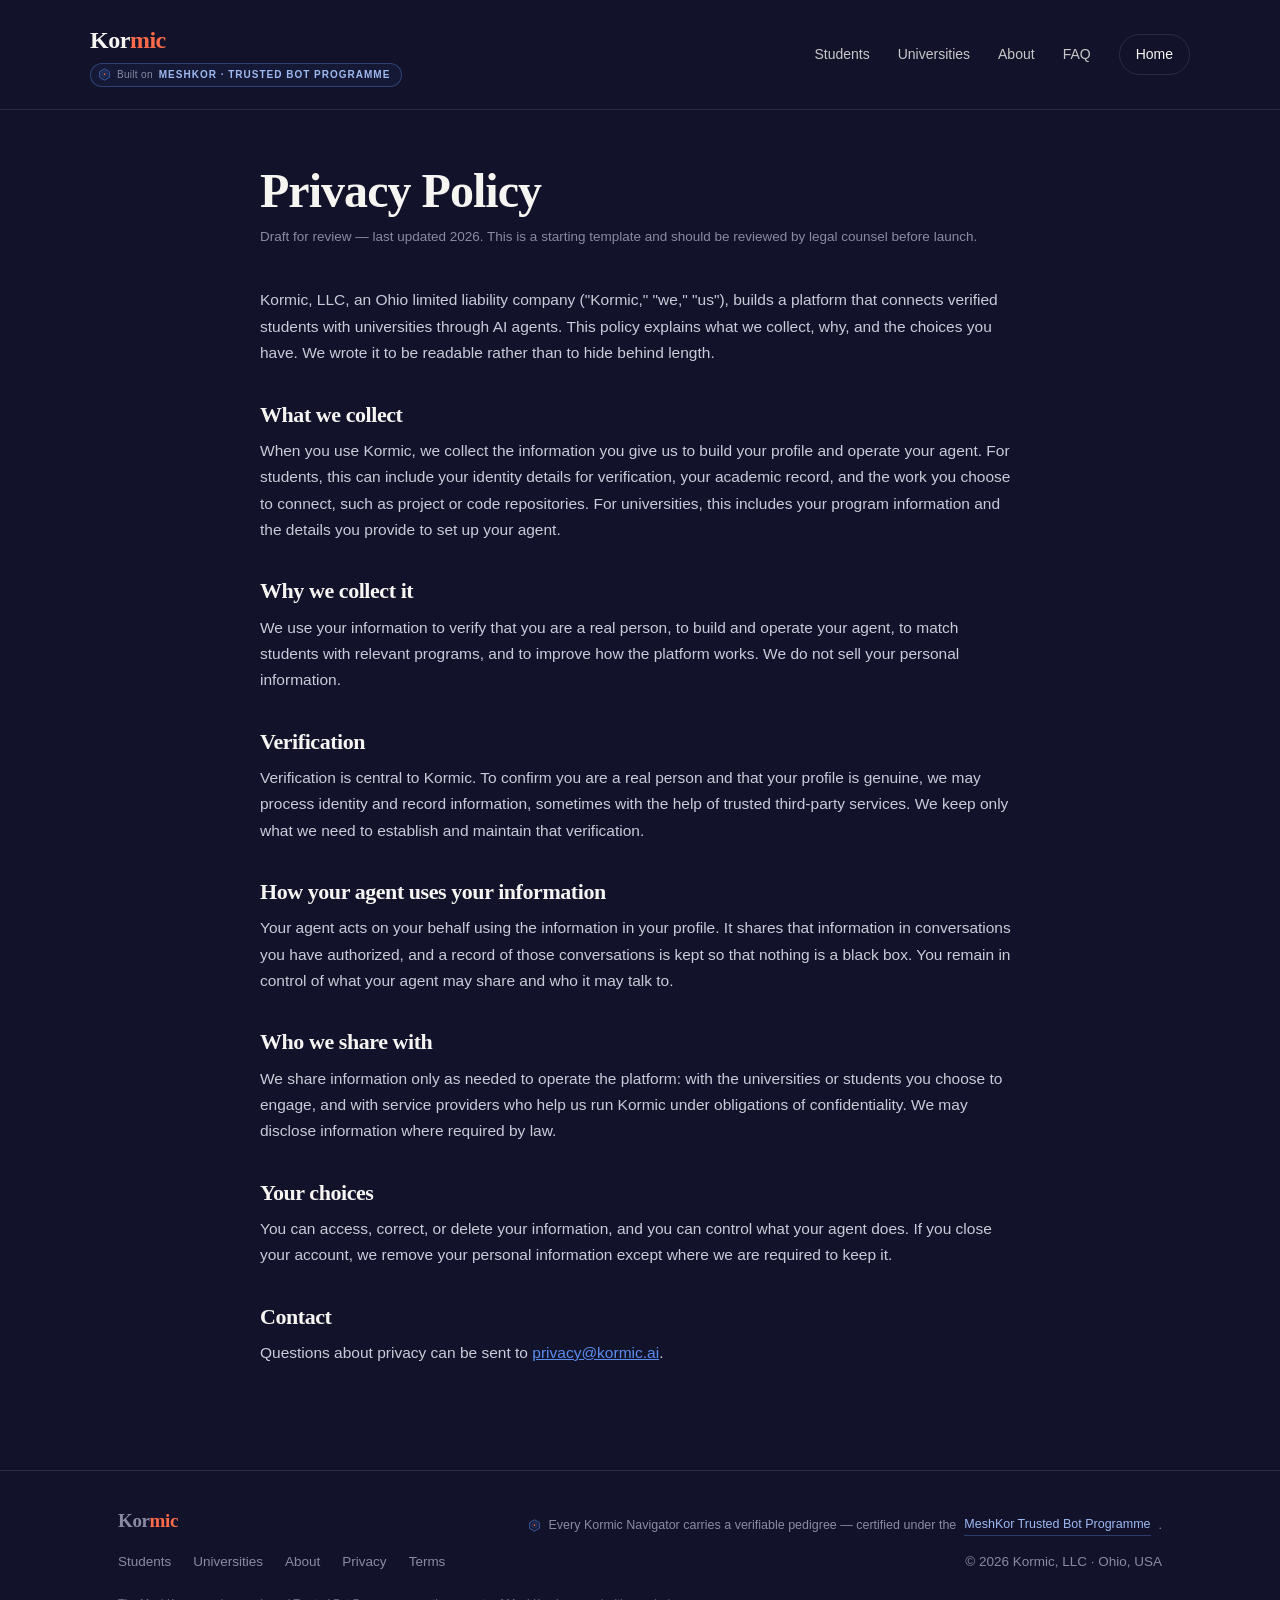
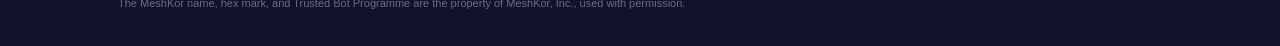
<file: privacy.html>
<!DOCTYPE html>
<html lang="en">
<head>
<meta charset="UTF-8">
<meta name="viewport" content="width=device-width, initial-scale=1.0">
<title>Kormic — Privacy</title>
<link rel="stylesheet" href="kormic.css">
</head>
<body>

<header>
  <div class="wrap bar">
    <div class="brand-col"><a href="index.html" class="logo">Kor<b>mic</b></a><a class="cert-pill" href="https://meshkor.ai/programme.html"><svg class="mk-hex" viewBox="0 0 32 32" fill="none" aria-hidden="true"><path d="M16 2 4 9v14l12 7 12-7V9L16 2Z" stroke="#5B8DEF" stroke-width="1.4" fill="rgba(91,141,239,0.07)"/><path d="M16 8 10 11.5v7L16 22l6-3.5v-7L16 8Z" stroke="rgba(91,141,239,.55)" stroke-width="1.2" fill="none"/><circle cx="16" cy="15" r="2.1" fill="#FF6B4A"/></svg><span class="bo">Built on</span> MeshKor · Trusted Bot Programme</a></div>
    <nav class="nav">
      <span class="links" style="display:flex;gap:28px">
        <a href="students.html">Students</a>
        <a href="universities.html">Universities</a>
        <a href="about.html">About</a>
        <a href="faq.html">FAQ</a>
      </span>
      <a href="index.html" class="pill">Home</a>
    </nav>
  </div>
</header>

<section class="wrap prose">
  <h1>Privacy Policy</h1>
  <div class="updated">Draft for review — last updated 2026. This is a starting template and should be reviewed by legal counsel before launch.</div>

  <p>Kormic, LLC, an Ohio limited liability company ("Kormic," "we," "us"), builds a platform that connects verified students with universities through AI agents. This policy explains what we collect, why, and the choices you have. We wrote it to be readable rather than to hide behind length.</p>

  <h2>What we collect</h2>
  <p>When you use Kormic, we collect the information you give us to build your profile and operate your agent. For students, this can include your identity details for verification, your academic record, and the work you choose to connect, such as project or code repositories. For universities, this includes your program information and the details you provide to set up your agent.</p>

  <h2>Why we collect it</h2>
  <p>We use your information to verify that you are a real person, to build and operate your agent, to match students with relevant programs, and to improve how the platform works. We do not sell your personal information.</p>

  <h2>Verification</h2>
  <p>Verification is central to Kormic. To confirm you are a real person and that your profile is genuine, we may process identity and record information, sometimes with the help of trusted third-party services. We keep only what we need to establish and maintain that verification.</p>

  <h2>How your agent uses your information</h2>
  <p>Your agent acts on your behalf using the information in your profile. It shares that information in conversations you have authorized, and a record of those conversations is kept so that nothing is a black box. You remain in control of what your agent may share and who it may talk to.</p>

  <h2>Who we share with</h2>
  <p>We share information only as needed to operate the platform: with the universities or students you choose to engage, and with service providers who help us run Kormic under obligations of confidentiality. We may disclose information where required by law.</p>

  <h2>Your choices</h2>
  <p>You can access, correct, or delete your information, and you can control what your agent does. If you close your account, we remove your personal information except where we are required to keep it.</p>

  <h2>Contact</h2>
  <p>Questions about privacy can be sent to <a href="mailto:privacy@kormic.ai">privacy@kormic.ai</a>.</p>
</section>

<footer>
  <div class="wrap foot">
    <a href="index.html" class="logo">Kor<b>mic</b></a>
      <div class="foot-cert"><svg class="mk-hex" viewBox="0 0 32 32" fill="none" aria-hidden="true"><path d="M16 2 4 9v14l12 7 12-7V9L16 2Z" stroke="#5B8DEF" stroke-width="1.4" fill="rgba(91,141,239,0.07)"/><path d="M16 8 10 11.5v7L16 22l6-3.5v-7L16 8Z" stroke="rgba(91,141,239,.55)" stroke-width="1.2" fill="none"/><circle cx="16" cy="15" r="2.1" fill="#FF6B4A"/></svg>Every Kormic Navigator carries a verifiable pedigree — certified under the <a href="https://meshkor.ai/programme.html">MeshKor Trusted Bot Programme</a>.</div>
    <div class="foot-links">
      <a href="students.html">Students</a>
      <a href="universities.html">Universities</a>
      <a href="about.html">About</a>
      <a href="privacy.html">Privacy</a>
      <a href="terms.html">Terms</a>
    </div>
    <div>© 2026 Kormic, LLC · Ohio, USA</div>
      <div class="legal-line">The MeshKor name, hex mark, and Trusted Bot Programme are the property of MeshKor, Inc., used with permission.</div>
  </div>
</footer>

</body>
</html>
</file>
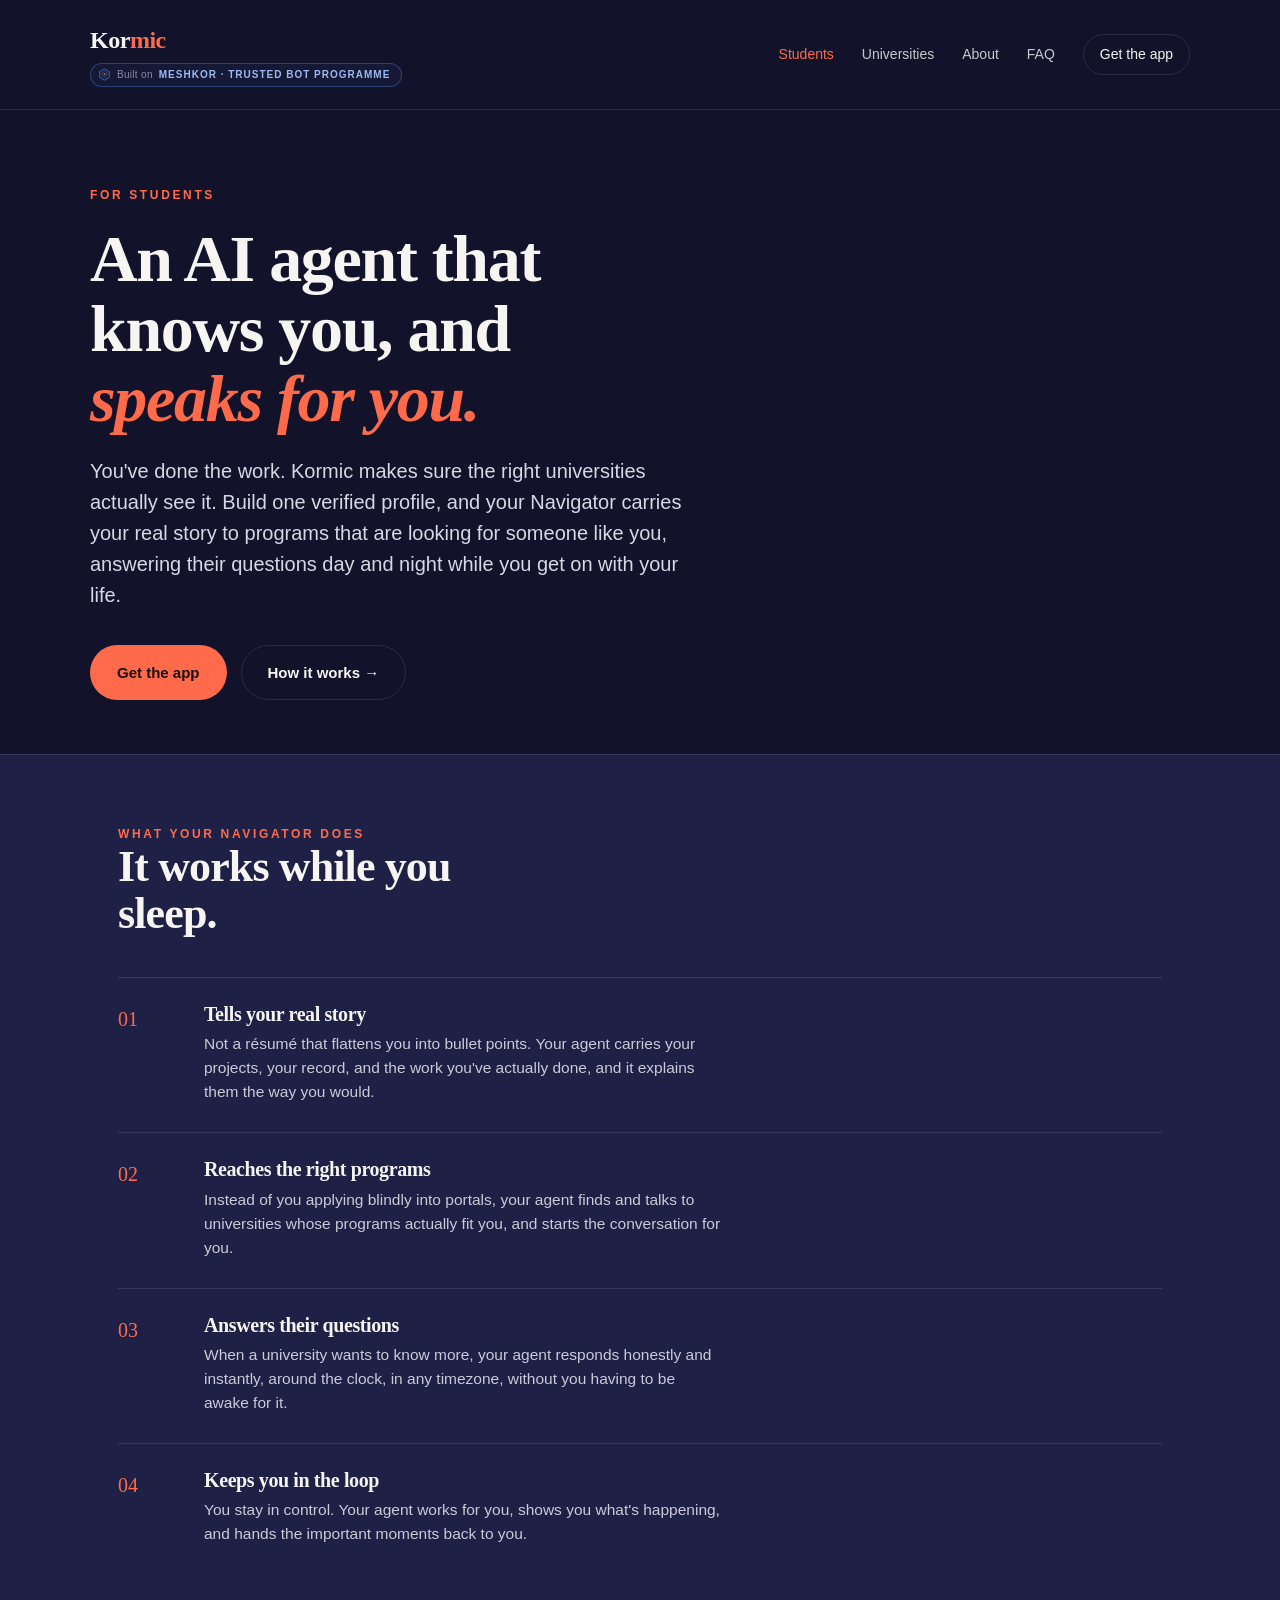
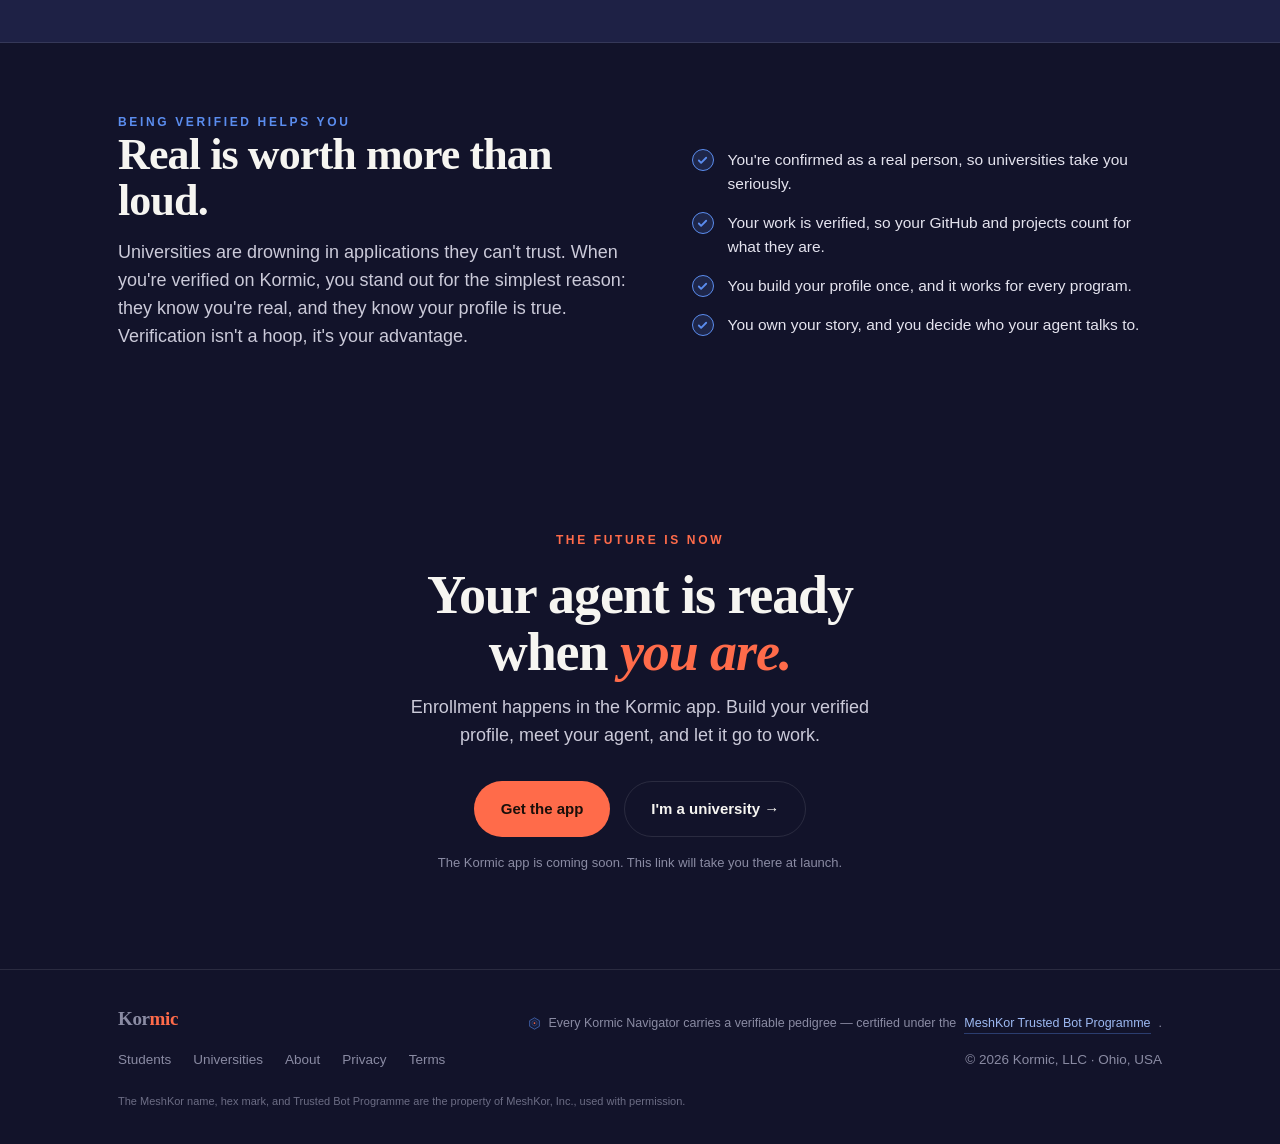
<file: students.html>
<!DOCTYPE html>
<html lang="en">
<head>
<meta charset="UTF-8">
<meta name="viewport" content="width=device-width, initial-scale=1.0">
<title>Kormic — for students</title>
<link rel="stylesheet" href="kormic.css">
</head>
<body>

<header>
  <div class="wrap bar">
    <div class="brand-col"><a href="index.html" class="logo">Kor<b>mic</b></a><a class="cert-pill" href="https://meshkor.ai/programme.html"><svg class="mk-hex" viewBox="0 0 32 32" fill="none" aria-hidden="true"><path d="M16 2 4 9v14l12 7 12-7V9L16 2Z" stroke="#5B8DEF" stroke-width="1.4" fill="rgba(91,141,239,0.07)"/><path d="M16 8 10 11.5v7L16 22l6-3.5v-7L16 8Z" stroke="rgba(91,141,239,.55)" stroke-width="1.2" fill="none"/><circle cx="16" cy="15" r="2.1" fill="#FF6B4A"/></svg><span class="bo">Built on</span> MeshKor · Trusted Bot Programme</a></div>
    <nav class="nav">
      <span class="links" style="display:flex;gap:28px">
        <a href="students.html" class="active">Students</a>
        <a href="universities.html">Universities</a>
        <a href="about.html">About</a>
        <a href="faq.html">FAQ</a>
      </span>
      <a href="#get" class="pill">Get the app</a>
    </nav>
  </div>
</header>

<section class="phero wrap">
  <div class="eyebrow">For students</div>
  <h1>An AI agent that knows you, and <span class="em">speaks for you.</span></h1>
  <p class="sub">You've done the work. Kormic makes sure the right universities actually see it. Build one verified profile, and your Navigator carries your real story to programs that are looking for someone like you, answering their questions day and night while you get on with your life.</p>
  <div class="actions">
    <a href="#get" class="btn btn-signal">Get the app</a>
    <a href="about.html" class="btn btn-ghost">How it works →</a>
  </div>
</section>

<section class="section soft">
  <div class="wrap">
    <div class="eyebrow">What your Navigator does</div>
    <h2>It works while you sleep.</h2>
    <div class="rows">
      <div class="row"><div class="num">01</div><div><h4>Tells your real story</h4><p>Not a résumé that flattens you into bullet points. Your agent carries your projects, your record, and the work you've actually done, and it explains them the way you would.</p></div></div>
      <div class="row"><div class="num">02</div><div><h4>Reaches the right programs</h4><p>Instead of you applying blindly into portals, your agent finds and talks to universities whose programs actually fit you, and starts the conversation for you.</p></div></div>
      <div class="row"><div class="num">03</div><div><h4>Answers their questions</h4><p>When a university wants to know more, your agent responds honestly and instantly, around the clock, in any timezone, without you having to be awake for it.</p></div></div>
      <div class="row"><div class="num">04</div><div><h4>Keeps you in the loop</h4><p>You stay in control. Your agent works for you, shows you what's happening, and hands the important moments back to you.</p></div></div>
    </div>
  </div>
</section>

<section class="section">
  <div class="wrap split">
    <div>
      <div class="eyebrow" style="color:var(--link)">Being verified helps you</div>
      <h2>Real is worth more than loud.</h2>
      <p class="lead">Universities are drowning in applications they can't trust. When you're verified on Kormic, you stand out for the simplest reason: they know you're real, and they know your profile is true. Verification isn't a hoop, it's your advantage.</p>
    </div>
    <ul class="checks">
      <li><span class="dot"><svg viewBox="0 0 12 12" fill="none"><path d="M2 6l2.5 2.5L10 3" stroke="#5B8DEF" stroke-width="2" stroke-linecap="round" stroke-linejoin="round"/></svg></span> You're confirmed as a real person, so universities take you seriously.</li>
      <li><span class="dot"><svg viewBox="0 0 12 12" fill="none"><path d="M2 6l2.5 2.5L10 3" stroke="#5B8DEF" stroke-width="2" stroke-linecap="round" stroke-linejoin="round"/></svg></span> Your work is verified, so your GitHub and projects count for what they are.</li>
      <li><span class="dot"><svg viewBox="0 0 12 12" fill="none"><path d="M2 6l2.5 2.5L10 3" stroke="#5B8DEF" stroke-width="2" stroke-linecap="round" stroke-linejoin="round"/></svg></span> You build your profile once, and it works for every program.</li>
      <li><span class="dot"><svg viewBox="0 0 12 12" fill="none"><path d="M2 6l2.5 2.5L10 3" stroke="#5B8DEF" stroke-width="2" stroke-linecap="round" stroke-linejoin="round"/></svg></span> You own your story, and you decide who your agent talks to.</li>
    </ul>
  </div>
</section>

<section class="close" id="get">
  <div class="wrap">
    <div class="eyebrow" style="margin-bottom:18px">The future is now</div>
    <h2>Your agent is ready when <span class="em">you are.</span></h2>
    <p>Enrollment happens in the Kormic app. Build your verified profile, meet your agent, and let it go to work.</p>
    <div class="actions">
      <a href="#" class="btn btn-signal">Get the app</a>
      <a href="universities.html" class="btn btn-ghost">I'm a university →</a>
    </div>
    <div class="note">The Kormic app is coming soon. This link will take you there at launch.</div>
  </div>
</section>

<footer>
  <div class="wrap foot">
    <a href="index.html" class="logo">Kor<b>mic</b></a>
      <div class="foot-cert"><svg class="mk-hex" viewBox="0 0 32 32" fill="none" aria-hidden="true"><path d="M16 2 4 9v14l12 7 12-7V9L16 2Z" stroke="#5B8DEF" stroke-width="1.4" fill="rgba(91,141,239,0.07)"/><path d="M16 8 10 11.5v7L16 22l6-3.5v-7L16 8Z" stroke="rgba(91,141,239,.55)" stroke-width="1.2" fill="none"/><circle cx="16" cy="15" r="2.1" fill="#FF6B4A"/></svg>Every Kormic Navigator carries a verifiable pedigree — certified under the <a href="https://meshkor.ai/programme.html">MeshKor Trusted Bot Programme</a>.</div>
    <div class="foot-links">
      <a href="students.html">Students</a>
      <a href="universities.html">Universities</a>
      <a href="about.html">About</a>
      <a href="privacy.html">Privacy</a>
      <a href="terms.html">Terms</a>
    </div>
    <div>© 2026 Kormic, LLC · Ohio, USA</div>
      <div class="legal-line">The MeshKor name, hex mark, and Trusted Bot Programme are the property of MeshKor, Inc., used with permission.</div>
  </div>
</footer>

</body>
</html>
</file>
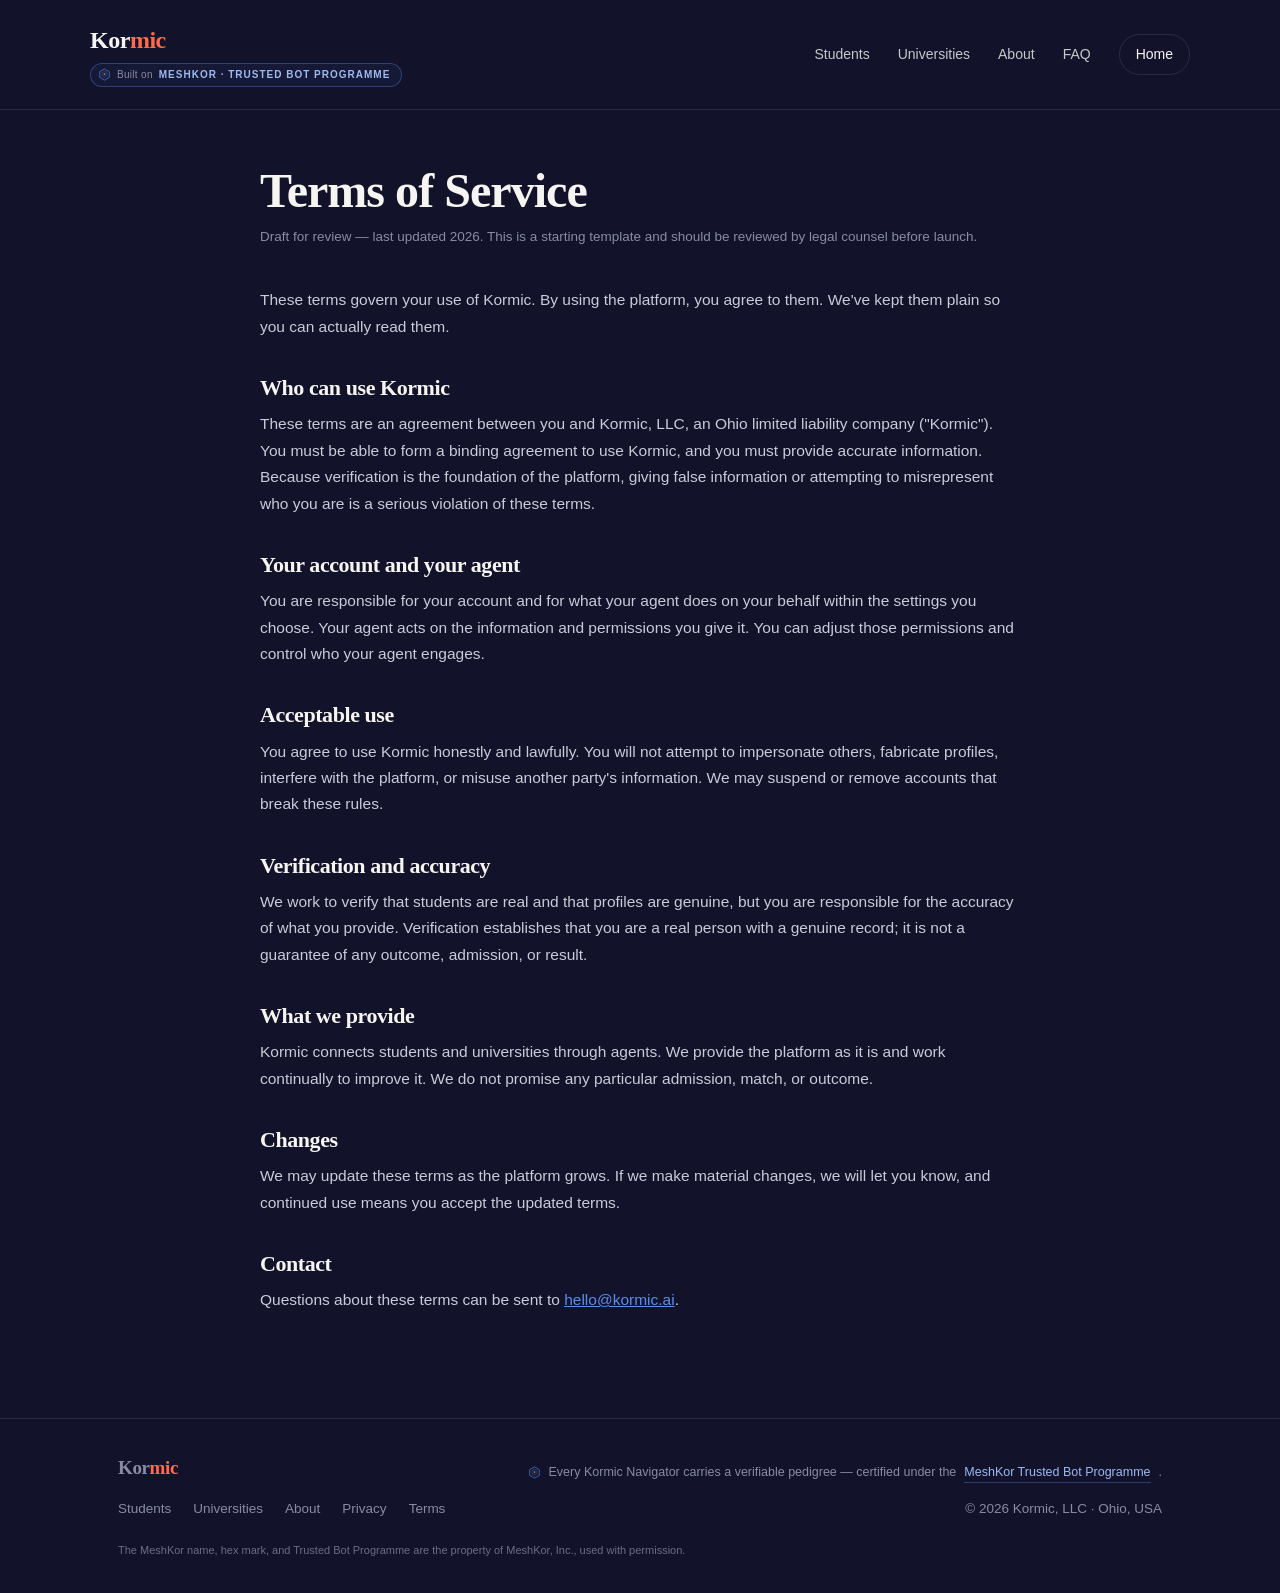
<file: terms.html>
<!DOCTYPE html>
<html lang="en">
<head>
<meta charset="UTF-8">
<meta name="viewport" content="width=device-width, initial-scale=1.0">
<title>Kormic — Terms</title>
<link rel="stylesheet" href="kormic.css">
</head>
<body>

<header>
  <div class="wrap bar">
    <div class="brand-col"><a href="index.html" class="logo">Kor<b>mic</b></a><a class="cert-pill" href="https://meshkor.ai/programme.html"><svg class="mk-hex" viewBox="0 0 32 32" fill="none" aria-hidden="true"><path d="M16 2 4 9v14l12 7 12-7V9L16 2Z" stroke="#5B8DEF" stroke-width="1.4" fill="rgba(91,141,239,0.07)"/><path d="M16 8 10 11.5v7L16 22l6-3.5v-7L16 8Z" stroke="rgba(91,141,239,.55)" stroke-width="1.2" fill="none"/><circle cx="16" cy="15" r="2.1" fill="#FF6B4A"/></svg><span class="bo">Built on</span> MeshKor · Trusted Bot Programme</a></div>
    <nav class="nav">
      <span class="links" style="display:flex;gap:28px">
        <a href="students.html">Students</a>
        <a href="universities.html">Universities</a>
        <a href="about.html">About</a>
        <a href="faq.html">FAQ</a>
      </span>
      <a href="index.html" class="pill">Home</a>
    </nav>
  </div>
</header>

<section class="wrap prose">
  <h1>Terms of Service</h1>
  <div class="updated">Draft for review — last updated 2026. This is a starting template and should be reviewed by legal counsel before launch.</div>

  <p>These terms govern your use of Kormic. By using the platform, you agree to them. We've kept them plain so you can actually read them.</p>

  <h2>Who can use Kormic</h2>
  <p>These terms are an agreement between you and Kormic, LLC, an Ohio limited liability company ("Kormic"). You must be able to form a binding agreement to use Kormic, and you must provide accurate information. Because verification is the foundation of the platform, giving false information or attempting to misrepresent who you are is a serious violation of these terms.</p>

  <h2>Your account and your agent</h2>
  <p>You are responsible for your account and for what your agent does on your behalf within the settings you choose. Your agent acts on the information and permissions you give it. You can adjust those permissions and control who your agent engages.</p>

  <h2>Acceptable use</h2>
  <p>You agree to use Kormic honestly and lawfully. You will not attempt to impersonate others, fabricate profiles, interfere with the platform, or misuse another party's information. We may suspend or remove accounts that break these rules.</p>

  <h2>Verification and accuracy</h2>
  <p>We work to verify that students are real and that profiles are genuine, but you are responsible for the accuracy of what you provide. Verification establishes that you are a real person with a genuine record; it is not a guarantee of any outcome, admission, or result.</p>

  <h2>What we provide</h2>
  <p>Kormic connects students and universities through agents. We provide the platform as it is and work continually to improve it. We do not promise any particular admission, match, or outcome.</p>

  <h2>Changes</h2>
  <p>We may update these terms as the platform grows. If we make material changes, we will let you know, and continued use means you accept the updated terms.</p>

  <h2>Contact</h2>
  <p>Questions about these terms can be sent to <a href="mailto:hello@kormic.ai">hello@kormic.ai</a>.</p>
</section>

<footer>
  <div class="wrap foot">
    <a href="index.html" class="logo">Kor<b>mic</b></a>
      <div class="foot-cert"><svg class="mk-hex" viewBox="0 0 32 32" fill="none" aria-hidden="true"><path d="M16 2 4 9v14l12 7 12-7V9L16 2Z" stroke="#5B8DEF" stroke-width="1.4" fill="rgba(91,141,239,0.07)"/><path d="M16 8 10 11.5v7L16 22l6-3.5v-7L16 8Z" stroke="rgba(91,141,239,.55)" stroke-width="1.2" fill="none"/><circle cx="16" cy="15" r="2.1" fill="#FF6B4A"/></svg>Every Kormic Navigator carries a verifiable pedigree — certified under the <a href="https://meshkor.ai/programme.html">MeshKor Trusted Bot Programme</a>.</div>
    <div class="foot-links">
      <a href="students.html">Students</a>
      <a href="universities.html">Universities</a>
      <a href="about.html">About</a>
      <a href="privacy.html">Privacy</a>
      <a href="terms.html">Terms</a>
    </div>
    <div>© 2026 Kormic, LLC · Ohio, USA</div>
      <div class="legal-line">The MeshKor name, hex mark, and Trusted Bot Programme are the property of MeshKor, Inc., used with permission.</div>
  </div>
</footer>

</body>
</html>
</file>
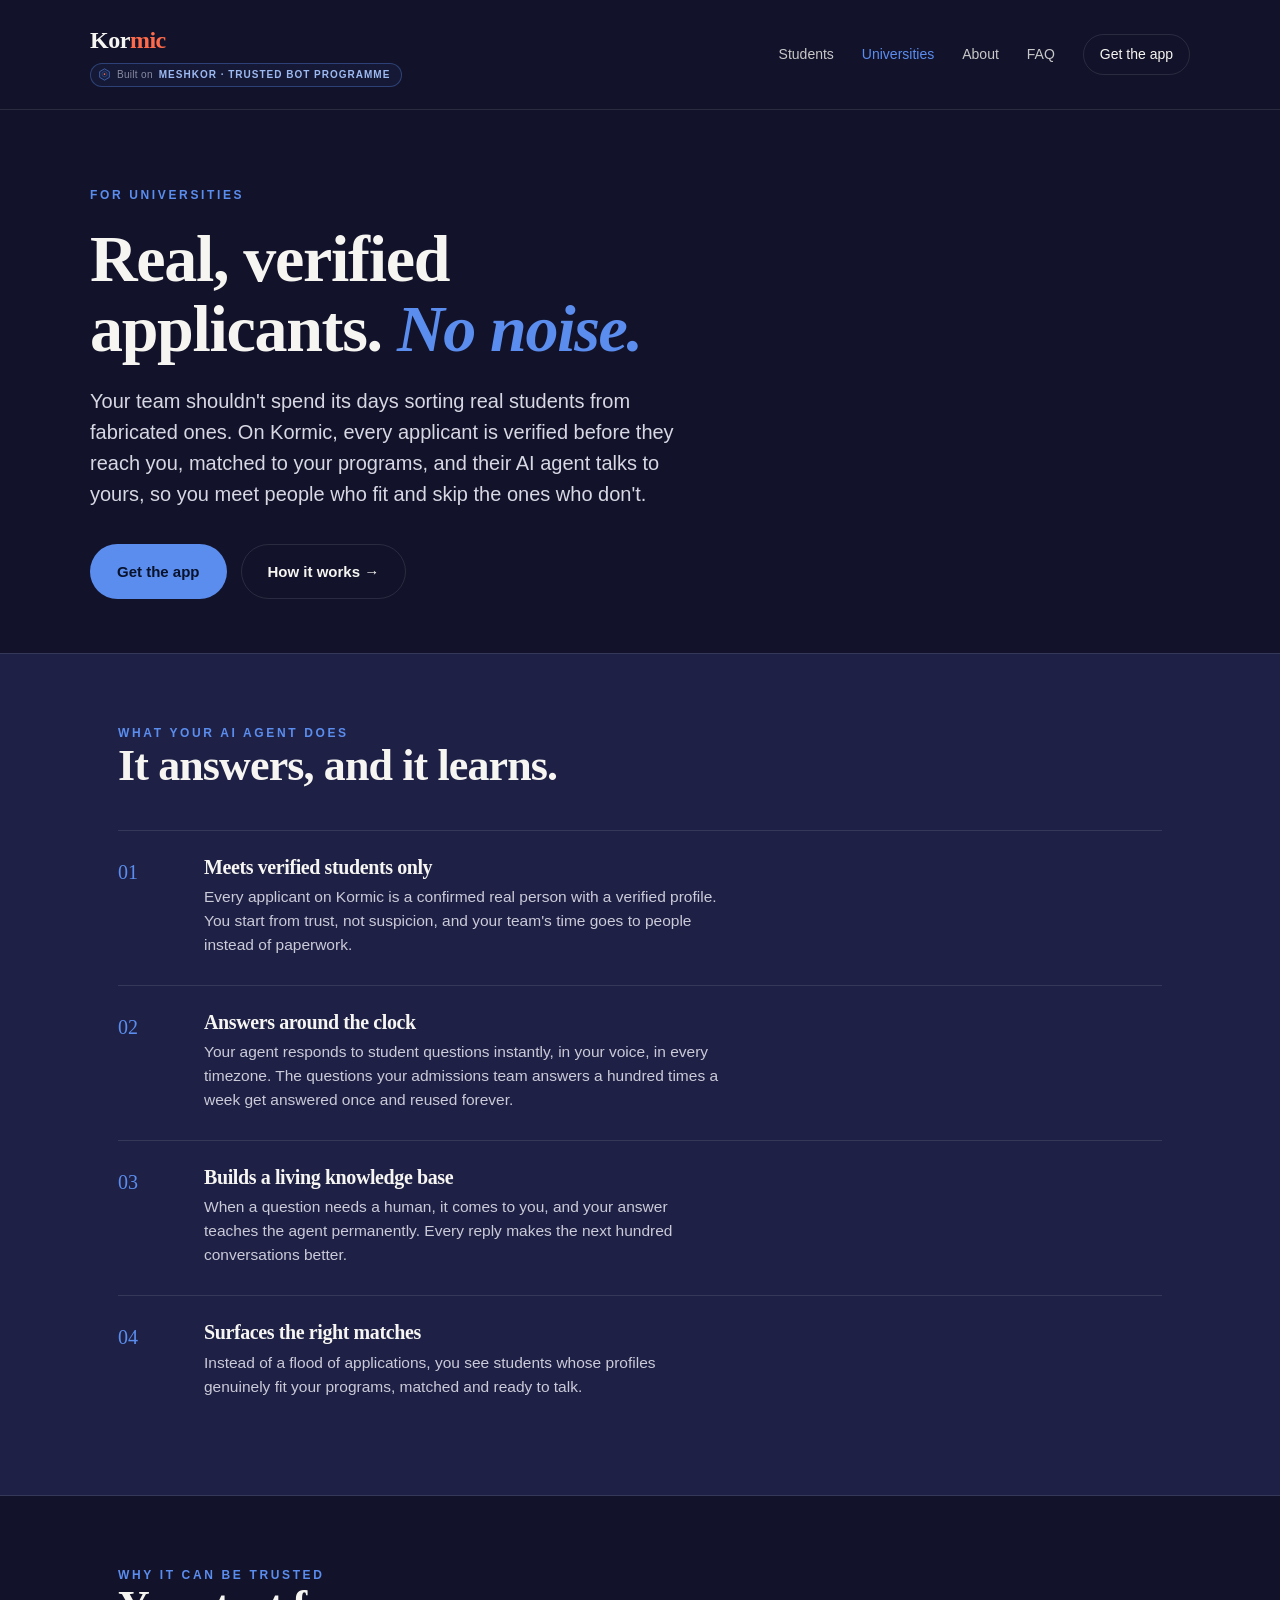
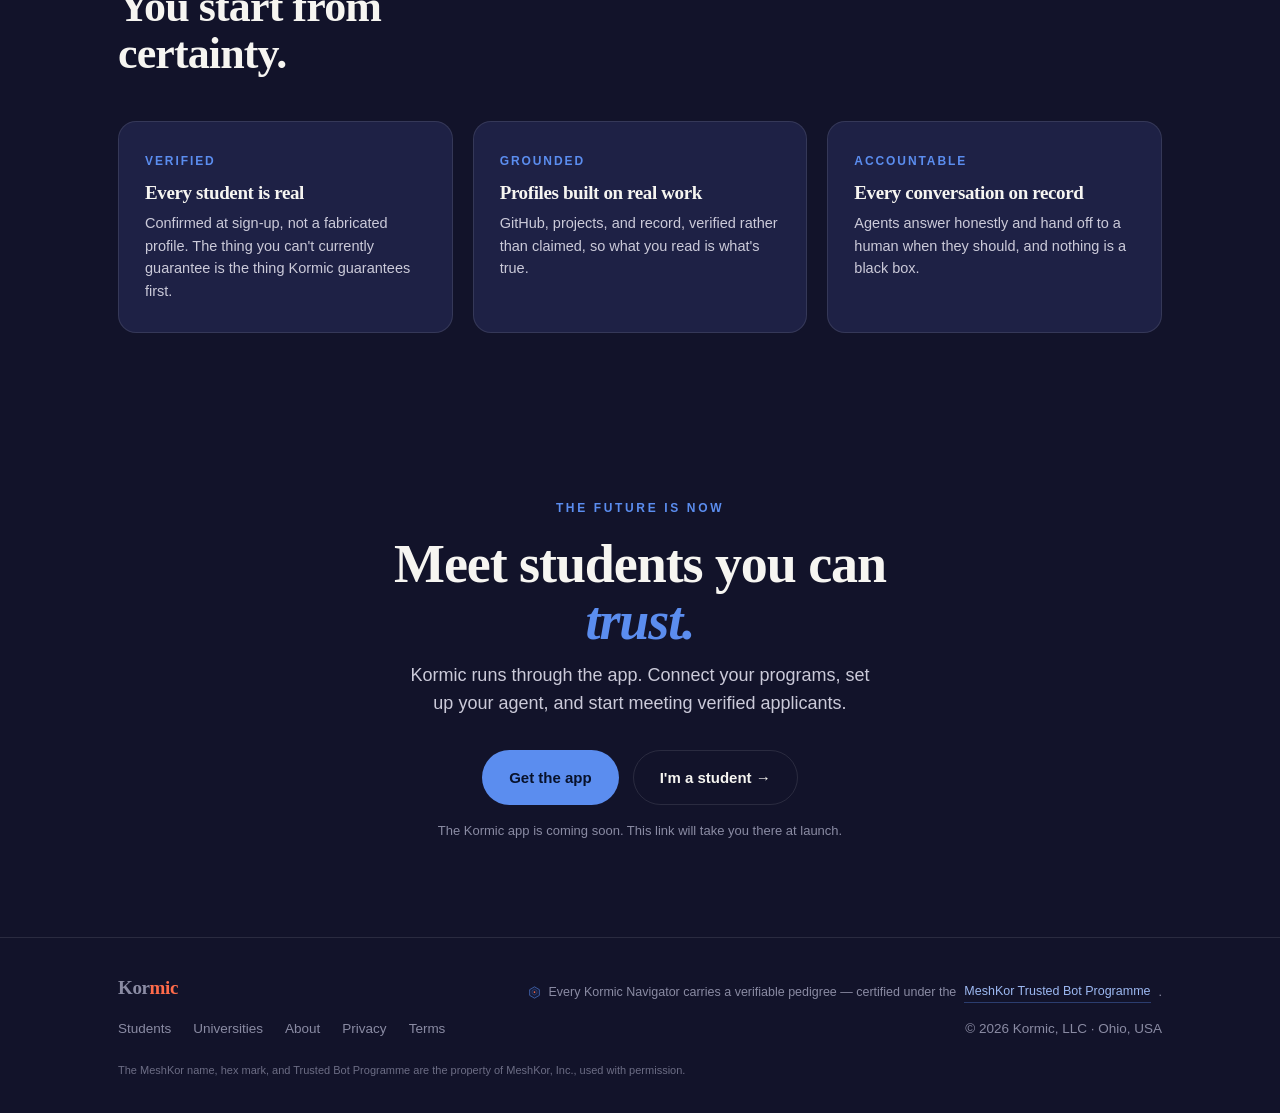
<file: universities.html>
<!DOCTYPE html>
<html lang="en">
<head>
<meta charset="UTF-8">
<meta name="viewport" content="width=device-width, initial-scale=1.0">
<title>Kormic — for universities</title>
<link rel="stylesheet" href="kormic.css">
<style>
  /* university pages lead with blue */
  .phero .eyebrow{color:var(--link)}
  .uni .section.light .eyebrow{color:var(--link)}
  .uni .row .num{color:var(--link)}
  .uni .card .k{color:var(--link)}
  .uni .em{color:var(--link)}

  .brand-row{display:flex;align-items:center;gap:14px}
  .cert-pill{font-family:"Inter",sans-serif;font-size:10.5px;letter-spacing:.11em;text-transform:uppercase;font-weight:600;color:#9db9f2;border:1px solid rgba(91,141,239,.35);border-radius:999px;padding:4px 12px 4px 8px;background:rgba(91,141,239,.06);white-space:nowrap;text-decoration:none;display:inline-flex;align-items:center;gap:7px}
  .cert-pill:hover{border-color:rgba(91,141,239,.65)}
  .mk-hex{width:15px;height:15px;display:block}
  .foot-cert{color:var(--mute);font-size:12.5px;margin-top:10px;display:flex;align-items:center;gap:8px}
  .foot-cert a{color:#9db9f2;text-decoration:none;border-bottom:1px solid rgba(91,141,239,.35)}
  @media(max-width:820px){.cert-pill{display:none}}

  .brand-col{display:flex;flex-direction:column;gap:4px;align-items:flex-start}
  .cert-pill{font-family:"Inter",sans-serif;font-size:10px;letter-spacing:.1em;text-transform:uppercase;font-weight:600;color:#9db9f2;border:1px solid rgba(91,141,239,.35);border-radius:999px;padding:3px 11px 3px 7px;background:rgba(91,141,239,.06);white-space:nowrap;text-decoration:none;display:inline-flex;align-items:center;gap:6px}
  .cert-pill:hover{border-color:rgba(91,141,239,.65)}
  .cert-pill .bo{font-weight:500;color:var(--mute);text-transform:none;letter-spacing:.03em}
  .mk-hex{width:13px;height:13px;display:block}
  .foot-cert{color:var(--mute);font-size:12.5px;margin-top:10px;display:flex;align-items:center;gap:8px}
  .foot-cert a{color:#9db9f2;text-decoration:none;border-bottom:1px solid rgba(91,141,239,.35)}
  .legal-line{font-size:11px;color:var(--mute);opacity:.75;margin-top:6px}
</style>
</head>
<body class="uni">

<header>
  <div class="wrap bar">
    <div class="brand-col"><a href="index.html" class="logo">Kor<b>mic</b></a><a class="cert-pill" href="https://meshkor.ai/programme.html"><svg class="mk-hex" viewBox="0 0 32 32" fill="none" aria-hidden="true"><path d="M16 2 4 9v14l12 7 12-7V9L16 2Z" stroke="#5B8DEF" stroke-width="1.4" fill="rgba(91,141,239,0.07)"/><path d="M16 8 10 11.5v7L16 22l6-3.5v-7L16 8Z" stroke="rgba(91,141,239,.55)" stroke-width="1.2" fill="none"/><circle cx="16" cy="15" r="2.1" fill="#FF6B4A"/></svg><span class="bo">Built on</span> MeshKor · Trusted Bot Programme</a></div>
    <nav class="nav">
      <span class="links" style="display:flex;gap:28px">
        <a href="students.html">Students</a>
        <a href="universities.html" class="active" style="color:var(--link)">Universities</a>
        <a href="about.html">About</a>
        <a href="faq.html">FAQ</a>
      </span>
      <a href="#talk" class="pill">Get the app</a>
    </nav>
  </div>
</header>

<section class="phero wrap">
  <div class="eyebrow">For universities</div>
  <h1>Real, verified applicants. <span class="em">No noise.</span></h1>
  <p class="sub">Your team shouldn't spend its days sorting real students from fabricated ones. On Kormic, every applicant is verified before they reach you, matched to your programs, and their AI agent talks to yours, so you meet people who fit and skip the ones who don't.</p>
  <div class="actions">
    <a href="#talk" class="btn btn-blue">Get the app</a>
    <a href="about.html" class="btn btn-ghost">How it works →</a>
  </div>
</section>

<section class="section soft">
  <div class="wrap">
    <div class="eyebrow" style="color:var(--link)">What your AI agent does</div>
    <h2>It answers, and it learns.</h2>
    <div class="rows">
      <div class="row"><div class="num">01</div><div><h4>Meets verified students only</h4><p>Every applicant on Kormic is a confirmed real person with a verified profile. You start from trust, not suspicion, and your team's time goes to people instead of paperwork.</p></div></div>
      <div class="row"><div class="num">02</div><div><h4>Answers around the clock</h4><p>Your agent responds to student questions instantly, in your voice, in every timezone. The questions your admissions team answers a hundred times a week get answered once and reused forever.</p></div></div>
      <div class="row"><div class="num">03</div><div><h4>Builds a living knowledge base</h4><p>When a question needs a human, it comes to you, and your answer teaches the agent permanently. Every reply makes the next hundred conversations better.</p></div></div>
      <div class="row"><div class="num">04</div><div><h4>Surfaces the right matches</h4><p>Instead of a flood of applications, you see students whose profiles genuinely fit your programs, matched and ready to talk.</p></div></div>
    </div>
  </div>
</section>

<section class="section">
  <div class="wrap">
    <div class="eyebrow" style="color:var(--link)">Why it can be trusted</div>
    <h2>You start from certainty.</h2>
    <div class="trio">
      <div class="card"><div class="k" style="color:var(--link)">Verified</div><h4>Every student is real</h4><p>Confirmed at sign-up, not a fabricated profile. The thing you can't currently guarantee is the thing Kormic guarantees first.</p></div>
      <div class="card"><div class="k" style="color:var(--link)">Grounded</div><h4>Profiles built on real work</h4><p>GitHub, projects, and record, verified rather than claimed, so what you read is what's true.</p></div>
      <div class="card"><div class="k" style="color:var(--link)">Accountable</div><h4>Every conversation on record</h4><p>Agents answer honestly and hand off to a human when they should, and nothing is a black box.</p></div>
    </div>
  </div>
</section>

<section class="close" id="talk">
  <div class="wrap">
    <div class="eyebrow" style="margin-bottom:18px;color:var(--link)">The future is now</div>
    <h2>Meet students you can <span class="em">trust.</span></h2>
    <p>Kormic runs through the app. Connect your programs, set up your agent, and start meeting verified applicants.</p>
    <div class="actions">
      <a href="#" class="btn btn-blue">Get the app</a>
      <a href="students.html" class="btn btn-ghost">I'm a student →</a>
    </div>
    <div class="note">The Kormic app is coming soon. This link will take you there at launch.</div>
  </div>
</section>

<footer>
  <div class="wrap foot">
    <a href="index.html" class="logo">Kor<b>mic</b></a>
    <div class="foot-cert"><svg class="mk-hex" viewBox="0 0 32 32" fill="none" aria-hidden="true"><path d="M16 2 4 9v14l12 7 12-7V9L16 2Z" stroke="#5B8DEF" stroke-width="1.4" fill="rgba(91,141,239,0.07)"/><path d="M16 8 10 11.5v7L16 22l6-3.5v-7L16 8Z" stroke="rgba(91,141,239,.55)" stroke-width="1.2" fill="none"/><circle cx="16" cy="15" r="2.1" fill="#FF6B4A"/></svg>Every Kormic Navigator carries a verifiable pedigree — certified under the <a href="https://meshkor.ai/programme.html">MeshKor Trusted Bot Programme</a>.</div>
    <div class="foot-links">
      <a href="students.html">Students</a>
      <a href="universities.html">Universities</a>
      <a href="about.html">About</a>
      <a href="privacy.html">Privacy</a>
      <a href="terms.html">Terms</a>
    </div>
    <div>© 2026 Kormic, LLC · Ohio, USA</div>
      <div class="legal-line">The MeshKor name, hex mark, and Trusted Bot Programme are the property of MeshKor, Inc., used with permission.</div>
  </div>
</footer>

</body>
</html>
</file>
<file: kormic.css>
/* ============================================================
   Kormic — shared styles for all informational pages
   ============================================================ */
:root{
  --ink:#12132A;
  --ink-soft:#1E2145;
  --paper:#F6F5F1;
  --paper-dim:#E7E5DD;
  --signal:#FF6B4A;
  --link:#5B8DEF;
  --mute:#8A8BA3;
  --line:rgba(255,255,255,.10);
  --maxw:1100px;
}
*{box-sizing:border-box;margin:0;padding:0}
html{scroll-behavior:smooth}
body{
  background:var(--ink);color:var(--paper);
  font-family:"Inter",-apple-system,BlinkMacSystemFont,"Segoe UI",Helvetica,Arial,sans-serif;
  line-height:1.55;-webkit-font-smoothing:antialiased;overflow-x:hidden;
}
.wrap{max-width:var(--maxw);margin:0 auto;padding:0 28px}
a{color:inherit;text-decoration:none}
h1,h2,h3,h4{font-family:"Fraunces","Georgia",serif;font-weight:600;letter-spacing:-.02em;line-height:1.06}
.eyebrow{font-size:12px;letter-spacing:.22em;text-transform:uppercase;color:var(--signal);font-weight:600}
.em{color:var(--signal);font-style:italic}

/* ---- top bar (shared) ---- */
header{position:relative;z-index:5;border-bottom:1px solid var(--line)}
.bar{display:flex;align-items:center;justify-content:space-between;padding:22px 0}
.logo{font-family:"Fraunces",serif;font-size:24px;font-weight:600;letter-spacing:-.02em}
.logo b{color:var(--signal)}
.nav{display:flex;gap:28px;align-items:center;font-size:14px}
.nav a{opacity:.8;transition:opacity .2s}
.nav a:hover,.nav a.active{opacity:1}
.nav a.active{color:var(--signal)}
.nav .pill{border:1px solid var(--line);padding:9px 16px;border-radius:100px;opacity:1}
.nav .pill:hover{background:var(--ink-soft)}

/* ---- buttons ---- */
.btn{padding:15px 26px;border-radius:100px;font-size:15px;font-weight:600;cursor:pointer;border:1px solid transparent;transition:transform .15s,background .2s,border-color .2s;display:inline-flex;align-items:center;gap:10px}
.btn:hover{transform:translateY(-2px)}
.btn-signal{background:var(--signal);color:#1a0f0a}
.btn-signal:hover{background:#ff7d5f}
.btn-blue{background:var(--link);color:#08122b}
.btn-blue:hover{background:#75a0f2}
.btn-ghost{border-color:var(--line);color:var(--paper)}
.btn-ghost:hover{background:var(--ink-soft)}

/* ---- page hero (interior) ---- */
.phero{padding:76px 0 54px;position:relative}
.phero .eyebrow{margin-bottom:20px}
.phero h1{font-size:clamp(36px,6vw,66px);max-width:17ch}
.phero p.sub{margin-top:22px;font-size:clamp(16px,2vw,20px);max-width:54ch;color:#D8D7E4}
.phero .actions{margin-top:34px;display:flex;gap:14px;flex-wrap:wrap}

/* ---- generic content sections ---- */
.section{padding:70px 0}
.section.light{background:var(--paper);color:var(--ink)}
.section.soft{background:var(--ink-soft);border-top:1px solid var(--line);border-bottom:1px solid var(--line)}
.section h2{font-size:clamp(28px,4.4vw,44px);max-width:20ch;margin-bottom:14px}
.section.light .eyebrow{color:var(--signal)}
.section .lead{font-size:18px;max-width:56ch;color:#CBCAD9;margin-bottom:14px}
.section.light .lead{color:#55566E}

/* ---- feature rows ---- */
.rows{display:flex;flex-direction:column;gap:2px;margin-top:40px}
.row{display:grid;grid-template-columns:64px 1fr;gap:22px;padding:26px 0;border-top:1px solid var(--line);align-items:start}
.section.light .row{border-top:1px solid var(--paper-dim)}
.row .num{font-family:"Fraunces",serif;font-size:20px;color:var(--signal)}
.row h4{font-size:20px;margin-bottom:7px}
.row p{color:#CBCAD9;font-size:15.5px;max-width:60ch}
.section.light .row p{color:#55566E}

/* ---- three-up cards ---- */
.trio{display:grid;grid-template-columns:repeat(3,1fr);gap:20px;margin-top:44px}
.card{background:var(--ink-soft);border:1px solid var(--line);border-radius:18px;padding:30px 26px}
.section.light .card{background:#fff;border-color:var(--paper-dim)}
.card .k{font-size:12px;letter-spacing:.16em;text-transform:uppercase;font-weight:600;color:var(--signal);margin-bottom:12px}
.card h4{font-size:19px;margin-bottom:9px}
.card p{color:#CBCAD9;font-size:14.5px}
.section.light .card p{color:#55566E}

/* ---- checklist ---- */
.checks{list-style:none;display:flex;flex-direction:column;gap:15px;margin-top:8px}
.checks li{display:flex;gap:14px;align-items:flex-start;font-size:15.5px;color:#E4E3EE}
.checks .dot{flex:none;width:22px;height:22px;border-radius:50%;background:rgba(91,141,239,.16);border:1px solid var(--link);display:grid;place-items:center;margin-top:1px}
.checks .dot svg{width:11px;height:11px}

/* ---- split band ---- */
.split{display:grid;grid-template-columns:1.1fr 1fr;gap:56px;align-items:center}

/* ---- closing cta ---- */
.close{padding:96px 0;text-align:center}
.close h2{font-size:clamp(30px,5vw,54px);max-width:20ch;margin:0 auto 12px}
.close p{color:#CBCAD9;font-size:18px;max-width:46ch;margin:0 auto 32px}
.close .actions{display:flex;gap:14px;justify-content:center;flex-wrap:wrap}

/* ---- note / placeholder ---- */
.note{font-size:13px;color:var(--mute);margin-top:16px}

/* ---- legal / prose pages ---- */
.prose{padding:56px 0 90px;max-width:760px}
.prose h1{font-size:clamp(32px,5vw,48px);margin-bottom:10px}
.prose .updated{color:var(--mute);font-size:13.5px;margin-bottom:40px}
.prose h2{font-family:"Fraunces",serif;font-size:22px;margin:36px 0 12px;color:var(--paper)}
.prose p,.prose li{color:#CBCAD9;font-size:15.5px;margin-bottom:14px;line-height:1.7}
.prose ul{padding-left:22px;margin-bottom:14px}
.prose a{color:var(--link);text-decoration:underline}

/* ---- footer (shared) ---- */
footer{border-top:1px solid var(--line);padding:34px 0}
.foot{display:flex;justify-content:space-between;align-items:center;flex-wrap:wrap;gap:16px;color:var(--mute);font-size:13.5px}
.foot .logo{font-size:19px}
.foot-links{display:flex;gap:22px}
.foot-links a{transition:color .2s}
.foot-links a:hover{color:var(--paper)}

@media(max-width:820px){
  .trio{grid-template-columns:1fr}
  .split{grid-template-columns:1fr;gap:30px}
  .row{grid-template-columns:44px 1fr;gap:16px}
  .nav .links{display:none}
}
@media(prefers-reduced-motion:reduce){*{animation:none!important;transition:none!important}}

.logo-wrap{display:flex;flex-direction:column;gap:2px}
.logo-tag{font-family:"Fraunces",serif;font-style:italic;font-size:11px;color:var(--mute);letter-spacing:.02em}
.logo-tag b{color:#5B8DEF;font-weight:500}

.brand-col{display:flex;flex-direction:column;gap:4px;align-items:flex-start}
.cert-pill{font-family:"Inter",sans-serif;font-size:10px;letter-spacing:.1em;text-transform:uppercase;font-weight:600;color:#9db9f2;border:1px solid rgba(91,141,239,.35);border-radius:999px;padding:3px 11px 3px 7px;background:rgba(91,141,239,.06);white-space:nowrap;text-decoration:none;display:inline-flex;align-items:center;gap:6px}
.cert-pill:hover{border-color:rgba(91,141,239,.65)}
.cert-pill .bo{font-weight:500;color:var(--mute);text-transform:none;letter-spacing:.03em}
.mk-hex{width:13px;height:13px;display:block}
.foot-cert{color:var(--mute);font-size:12.5px;margin-top:10px;display:flex;align-items:center;gap:8px}
.foot-cert a{color:#9db9f2;text-decoration:none;border-bottom:1px solid rgba(91,141,239,.35)}
.legal-line{font-size:11px;color:var(--mute);opacity:.75;margin-top:6px}
</file>
